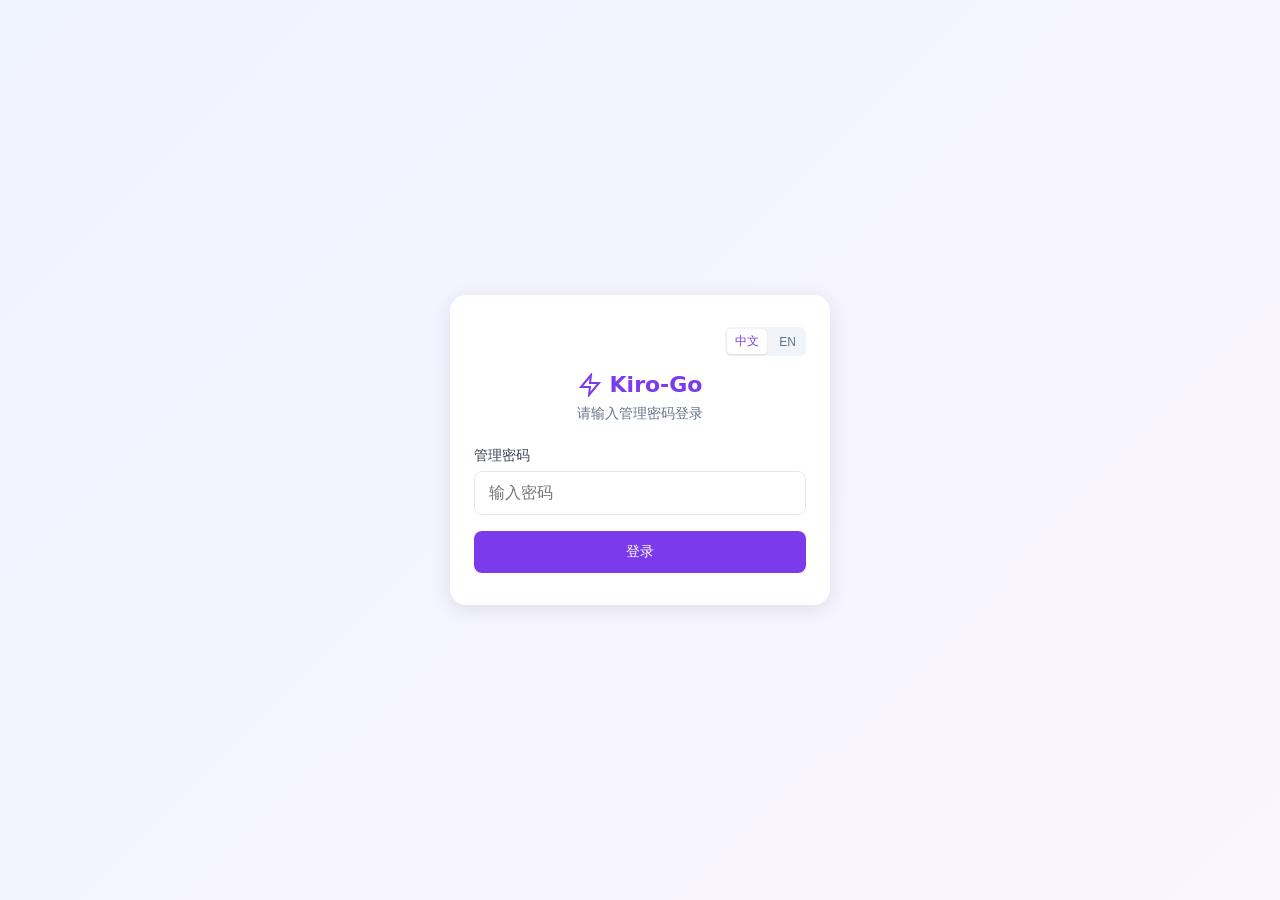
<file: web/index-legacy.html>
<!DOCTYPE html>
<html lang="zh">

<head>
    <meta charset="UTF-8">
    <meta name="viewport" content="width=device-width, initial-scale=1.0, maximum-scale=1.0, user-scalable=no">
    <title>Kiro-Go</title>
    <link rel="icon" type="image/png" href="/admin/icon.png?v=20260724">
    <style>
        * {
            box-sizing: border-box;
            margin: 0;
            padding: 0;
        }

        body {
            font-family: system-ui, -apple-system, sans-serif;
            background: #f8fafc;
            color: #1e293b;
            min-height: 100vh;
            -webkit-tap-highlight-color: transparent;
        }

        .container {
            max-width: 1100px;
            margin: 0 auto;
            padding: 16px;
        }

        .login-wrapper {
            min-height: 100vh;
            display: flex;
            align-items: center;
            justify-content: center;
            background: linear-gradient(135deg, #f0f4ff 0%, #faf5ff 100%);
            padding: 16px;
        }

        .login-box {
            background: #fff;
            padding: 32px 24px;
            border-radius: 16px;
            box-shadow: 0 4px 20px rgba(0, 0, 0, 0.1);
            width: 100%;
            max-width: 380px;
        }

        .login-box h1 {
            text-align: center;
            color: #7c3aed;
            margin-bottom: 8px;
            font-size: 22px;
            justify-content: center;
        }

        .login-box p {
            text-align: center;
            color: #64748b;
            margin-bottom: 24px;
            font-size: 14px;
        }

        .form-group {
            margin-bottom: 16px;
        }

        label {
            display: block;
            margin-bottom: 6px;
            color: #374151;
            font-size: 14px;
            font-weight: 500;
        }

        input[type="text"],
        input[type="password"],
        input[type="number"],
        select,
        textarea {
            width: 100%;
            padding: 12px 14px;
            border: 1px solid #e2e8f0;
            border-radius: 8px;
            font-size: 16px;
            background: #fff;
            color: #1e293b;
            -webkit-appearance: none;
        }

        input:focus,
        textarea:focus {
            outline: none;
            border-color: #7c3aed;
            box-shadow: 0 0 0 3px rgba(124, 58, 237, 0.1);
        }

        textarea {
            resize: vertical;
            min-height: 100px;
            font-family: monospace;
            font-size: 14px;
        }

        .btn {
            padding: 12px 18px;
            border: none;
            border-radius: 8px;
            cursor: pointer;
            font-size: 14px;
            font-weight: 500;
            transition: all 0.2s;
            touch-action: manipulation;
        }

        .btn-primary {
            background: #7c3aed;
            color: white;
        }

        .btn-primary:hover,
        .btn-primary:active {
            background: #6d28d9;
        }

        .btn-danger {
            background: #ef4444;
            color: white;
        }

        .btn-secondary {
            background: #f1f5f9;
            color: #374151;
        }

        .btn-success {
            background: #10B981;
            color: white;
        }

        .btn-sm {
            padding: 8px 12px;
            font-size: 13px;
        }

        .card {
            background: #fff;
            border-radius: 12px;
            padding: 16px;
            margin-bottom: 16px;
            box-shadow: 0 1px 3px rgba(0, 0, 0, 0.1);
        }

        .card-header {
            display: flex;
            justify-content: space-between;
            align-items: center;
            margin-bottom: 16px;
            padding-bottom: 12px;
            border-bottom: 1px solid #e2e8f0;
            flex-wrap: wrap;
            gap: 12px;
        }

        .card-title {
            font-size: 16px;
            font-weight: 600;
        }

        .card-actions {
            display: flex;
            gap: 8px;
            flex-wrap: wrap;
        }

        .stats-grid {
            display: grid;
            grid-template-columns: repeat(3, 1fr);
            gap: 10px;
            margin-bottom: 20px;
        }

        .stat-card {
            background: #fff;
            border-radius: 10px;
            padding: 12px 8px;
            text-align: center;
            box-shadow: 0 1px 3px rgba(0, 0, 0, 0.1);
        }

        .stat-value {
            font-size: 20px;
            font-weight: 700;
            color: #7c3aed;
        }

        .stat-label {
            font-size: 11px;
            color: #64748b;
            margin-top: 2px;
        }

        .badge {
            display: inline-block;
            padding: 3px 8px;
            border-radius: 4px;
            font-size: 11px;
            font-weight: 500;
            white-space: nowrap;
        }

        .badge-success {
            background: #dcfce7;
            color: #16a34a;
        }

        .badge-warning {
            background: #fef3c7;
            color: #d97706;
        }

        .badge-error {
            background: #fee2e2;
            color: #dc2626;
        }

        .badge-info {
            background: #ede9fe;
            color: #7c3aed;
        }

        .badge-pro {
            background: #3b82f6;
            color: white;
        }

        .badge-proplus {
            background: #8b5cf6;
            color: white;
        }

        .badge-power {
            background: #f59e0b;
            color: white;
        }

        .badge-free {
            background: #6b7280;
            color: white;
        }

        .badge-trial {
            background: #10b981;
            color: white;
        }

        .badge-banned {
            background: #dc2626;
            color: white;
        }

        .badge-suspended {
            background: #f59e0b;
            color: white;
        }

        .modal {
            display: none;
            position: fixed;
            top: 0;
            left: 0;
            width: 100%;
            height: 100%;
            background: rgba(0, 0, 0, 0.5);
            z-index: 1000;
            padding: 16px;
            overflow-y: auto;
        }

        .modal.active {
            display: flex;
            align-items: flex-start;
            justify-content: center;
            padding-top: 5vh;
        }

        .modal-content {
            background: #fff;
            border-radius: 12px;
            padding: 20px;
            width: 100%;
            max-width: 600px;
            margin-bottom: 20px;
        }

        .modal-header {
            display: flex;
            justify-content: space-between;
            align-items: center;
            margin-bottom: 20px;
        }

        .modal-title {
            font-size: 18px;
            font-weight: 600;
        }

        .modal-close {
            background: none;
            border: none;
            font-size: 28px;
            cursor: pointer;
            color: #64748b;
            padding: 0 8px;
        }

        .modal-footer {
            margin-top: 20px;
            display: flex;
            gap: 10px;
            justify-content: flex-end;
        }

        .switch {
            position: relative;
            display: inline-block;
            width: 44px;
            height: 24px;
            flex-shrink: 0;
        }

        .switch input {
            opacity: 0;
            width: 0;
            height: 0;
            position: absolute;
        }

        .slider {
            position: absolute;
            cursor: pointer;
            top: 0;
            left: 0;
            right: 0;
            bottom: 0;
            background: #cbd5e1;
            border-radius: 24px;
            transition: 0.3s;
        }

        .slider:before {
            position: absolute;
            content: "";
            height: 18px;
            width: 18px;
            left: 3px;
            bottom: 3px;
            background: white;
            border-radius: 50%;
            transition: 0.3s;
        }

        input:checked+.slider {
            background: #7c3aed;
        }

        input:checked+.slider:before {
            transform: translateX(20px);
        }

        .tabs {
            display: flex;
            gap: 4px;
            margin-bottom: 16px;
            background: #f1f5f9;
            padding: 4px;
            border-radius: 10px;
            overflow-x: auto;
            -webkit-overflow-scrolling: touch;
        }

        .tab {
            padding: 10px 16px;
            border-radius: 8px;
            cursor: pointer;
            color: #64748b;
            font-weight: 500;
            font-size: 14px;
            white-space: nowrap;
            flex-shrink: 0;
        }

        .tab:hover {
            color: #374151;
        }

        .tab.active {
            background: #fff;
            color: #7c3aed;
            box-shadow: 0 1px 3px rgba(0, 0, 0, 0.1);
        }

        .hidden {
            display: none !important;
        }

        .message {
            padding: 12px 16px;
            border-radius: 8px;
            margin-bottom: 12px;
            font-size: 14px;
        }

        .message-error {
            background: #fee2e2;
            color: #dc2626;
        }

        .endpoint {
            background: #f8fafc;
            padding: 12px;
            border-radius: 8px;
            font-family: monospace;
            font-size: 12px;
            margin-bottom: 10px;
            display: flex;
            justify-content: space-between;
            align-items: center;
            gap: 10px;
            word-break: break-all;
        }

        .endpoint span {
            flex: 1;
        }

        .header {
            display: flex;
            align-items: center;
            justify-content: space-between;
            margin-bottom: 16px;
            gap: 12px;
        }

        .header h1 {
            font-size: 18px;
            color: #7c3aed;
        }

        .account-card {
            background: #fff;
            border-radius: 12px;
            padding: 14px;
            margin-bottom: 12px;
            box-shadow: 0 1px 3px rgba(0, 0, 0, 0.1);
            border-left: 4px solid #7c3aed;
        }

        .account-header {
            display: flex;
            justify-content: space-between;
            align-items: flex-start;
            margin-bottom: 10px;
            gap: 10px;
        }

        .account-info {
            flex: 1;
            min-width: 0;
        }

        .account-email {
            font-weight: 600;
            font-size: 14px;
            color: #1e293b;
            word-break: break-all;
        }

        .account-meta {
            display: flex;
            gap: 6px;
            flex-wrap: wrap;
            margin-top: 6px;
        }

        .account-usage {
            margin: 10px 0;
        }

        .usage-bar {
            height: 6px;
            background: #e2e8f0;
            border-radius: 3px;
            overflow: hidden;
        }

        .usage-fill {
            height: 100%;
            background: #7c3aed;
            border-radius: 3px;
            transition: width 0.3s;
        }

        .usage-fill.high {
            background: #f59e0b;
        }

        .usage-fill.critical {
            background: #ef4444;
        }

        .usage-text {
            display: flex;
            justify-content: space-between;
            font-size: 11px;
            color: #64748b;
            margin-top: 4px;
        }

        .usage-label {
            font-size: 12px;
            color: #64748b;
            margin-bottom: 4px;
            font-weight: 500;
        }

        .account-usage+.account-usage {
            margin-top: 8px;
        }

        .badge-trial {
            background: #10b981;
            color: white;
        }

        .account-stats {
            display: grid;
            grid-template-columns: repeat(5, 1fr);
            gap: 6px;
            margin-top: 10px;
            padding-top: 10px;
            border-top: 1px solid #e2e8f0;
        }

        .account-stat {
            text-align: center;
        }

        .account-stat-value {
            font-weight: 600;
            font-size: 13px;
        }

        .account-stat-label {
            font-size: 10px;
            color: #64748b;
        }

        .account-actions {
            display: flex;
            gap: 6px;
            flex-shrink: 0;
            flex-wrap: wrap;
        }

        .detail-section {
            margin-bottom: 20px;
        }

        .detail-section h4 {
            font-size: 13px;
            color: #64748b;
            margin-bottom: 10px;
            text-transform: uppercase;
            letter-spacing: 0.5px;
        }

        .detail-grid {
            display: grid;
            grid-template-columns: 1fr;
            gap: 10px;
        }

        .detail-item {
            background: #f8fafc;
            padding: 10px 12px;
            border-radius: 8px;
        }

        .detail-label {
            font-size: 11px;
            color: #64748b;
            margin-bottom: 2px;
        }

        .detail-value {
            font-size: 13px;
            font-weight: 500;
            word-break: break-all;
        }

        .model-list {
            display: grid;
            gap: 8px;
            max-height: 250px;
            overflow-y: auto;
        }

        .model-item {
            background: #f8fafc;
            padding: 14px 16px;
            border-radius: 8px;
            margin-bottom: 10px;
            transition: background 0.2s ease;
        }

        .model-item:last-child {
            margin-bottom: 0;
        }

        .model-item:hover {
            background: #f1f5f9;
        }

        .model-name {
            font-weight: 600;
            font-size: 14px;
            color: #0f172a;
            line-height: 1.4;
        }

        .model-credit {
            font-size: 13px;
            margin-top: 4px;
        }

        .credit-ratio {
            color: #7c3aed;
            font-weight: 600;
        }

        .model-info {
            font-size: 12px;
            color: #64748b;
            margin-top: 6px;
            line-height: 1.5;
        }

        .btn-icon {
            display: inline-flex;
            align-items: center;
            justify-content: center;
            width: 36px;
            height: 36px;
            padding: 0;
        }

        .btn-icon svg {
            width: 18px;
            height: 18px;
        }

        .loading {
            opacity: 0.6;
            pointer-events: none;
        }

        .logo {
            display: flex;
            align-items: center;
            gap: 8px;
        }

        .logo svg {
            width: 24px;
            height: 24px;
            color: #7c3aed;
        }

        .machine-id-row {
            display: flex;
            gap: 8px;
            align-items: stretch;
            flex-wrap: wrap;
        }

        .machine-id-row input {
            flex: 1;
            min-width: 200px;
            font-family: monospace;
            font-size: 11px;
        }

        .machine-id-row .btn {
            flex-shrink: 0;
        }

        .lang-switch {
            display: flex;
            gap: 4px;
            background: #f1f5f9;
            padding: 2px;
            border-radius: 6px;
        }

        .lang-btn {
            padding: 4px 8px;
            border: none;
            background: transparent;
            cursor: pointer;
            font-size: 12px;
            border-radius: 4px;
            color: #64748b;
        }

        .lang-btn.active {
            background: #fff;
            color: #7c3aed;
            box-shadow: 0 1px 2px rgba(0, 0, 0, 0.1);
        }

        .header-right {
            display: flex;
            align-items: center;
            gap: 10px;
        }

        @media (max-width: 640px) {
            .container {
                padding: 12px;
            }

            .stats-grid {
                grid-template-columns: repeat(3, 1fr);
                gap: 8px;
            }

            .stat-card {
                padding: 10px 6px;
            }

            .stat-value {
                font-size: 18px;
            }

            .stat-label {
                font-size: 10px;
            }

            .card {
                padding: 14px;
            }

            .card-header {
                flex-direction: column;
                align-items: flex-start;
            }

            .card-actions {
                width: 100%;
            }

            .card-actions .btn {
                flex: 1;
                text-align: center;
            }

            .account-header {
                flex-direction: column;
            }

            .account-actions {
                width: 100%;
                justify-content: flex-start;
            }

            .account-actions .btn {
                padding: 8px 10px;
                font-size: 12px;
            }

            .account-stats {
                grid-template-columns: repeat(2, 1fr);
            }

            .detail-grid {
                grid-template-columns: 1fr;
            }

            .tabs {
                gap: 2px;
            }

            .tab {
                padding: 10px 12px;
                font-size: 13px;
            }

            .modal-content {
                padding: 16px;
            }

            .endpoint {
                flex-direction: column;
                align-items: stretch;
            }

            .endpoint .btn {
                width: 100%;
            }

            .machine-id-row {
                flex-direction: column;
            }

            .machine-id-row input {
                min-width: 100%;
            }

            .machine-id-row .btn {
                width: 100%;
            }
        }

        @media (min-width: 641px) {
            .detail-grid {
                grid-template-columns: repeat(2, 1fr);
            }
        }

        /* 隐私模式开关样式 */
        .privacy-toggle {
            white-space: nowrap;
        }

        @media (max-width: 640px) {
            .privacy-toggle {
                order: -1;
                width: 100%;
                justify-content: space-between;
                padding: 8px 0;
                border-bottom: 1px solid #e2e8f0;
                margin-bottom: 8px;
            }

            .privacy-toggle span {
                font-size: 14px;
            }
        }
    </style>
</head>

<body>
    <div id="loginPage" class="login-wrapper">
        <div class="login-box">
            <div style="display:flex;justify-content:flex-end;margin-bottom:16px">
                <div class="lang-switch">
                    <button class="lang-btn" data-lang="zh" onclick="setLang('zh')">中文</button>
                    <button class="lang-btn" data-lang="en" onclick="setLang('en')">EN</button>
                </div>
            </div>
            <h1 class="logo"><svg viewBox="0 0 24 24" fill="none" stroke="currentColor" stroke-width="2">
                    <path d="M13 2L3 14h9l-1 8 10-12h-9l1-8z" />
                </svg>Kiro-Go</h1>
            <p data-i18n="login.subtitle"></p>
            <div class="form-group">
                <label data-i18n="login.password"></label>
                <input type="password" id="pwdField" data-i18n-placeholder="login.passwordPlaceholder"
                    autocomplete="off">
            </div>
            <button type="button" class="btn btn-primary" style="width:100%" onclick="login()"
                data-i18n="login.submit"></button>
            <div id="loginError" class="message message-error hidden" style="margin-top:12px"></div>
        </div>
    </div>
    <div id="mainPage" class="container hidden">
        <div class="header">
            <h1 class="logo"><svg viewBox="0 0 24 24" fill="none" stroke="currentColor" stroke-width="2">
                    <path d="M13 2L3 14h9l-1 8 10-12h-9l1-8z" />
                </svg>Kiro-Go</h1>
            <div class="header-right">
                <div class="lang-switch">
                    <button class="lang-btn" data-lang="zh" onclick="setLang('zh')">中文</button>
                    <button class="lang-btn" data-lang="en" onclick="setLang('en')">EN</button>
                </div>
                <span class="badge badge-success" id="statusBadge" data-i18n="status.running"></span>
                <span class="badge badge-info" id="versionBadge" style="cursor:pointer" onclick="checkUpdate(true)"></span>
                <button class="btn btn-sm btn-danger" onclick="logout()" data-i18n="common.logout" style="padding:4px 12px;font-size:12px"></button>
            </div>
        </div>
        <div class="stats-grid">
            <div class="stat-card">
                <div class="stat-value" id="statAccounts">0</div>
                <div class="stat-label" data-i18n="stats.accounts"></div>
            </div>
            <div class="stat-card">
                <div class="stat-value" id="statRequests">0</div>
                <div class="stat-label" data-i18n="stats.requests"></div>
            </div>
            <div class="stat-card">
                <div class="stat-value" id="statSuccess">0</div>
                <div class="stat-label" data-i18n="stats.success"></div>
            </div>
            <div class="stat-card">
                <div class="stat-value" id="statFailed">0</div>
                <div class="stat-label" data-i18n="stats.failed"></div>
            </div>
            <div class="stat-card">
                <div class="stat-value" id="statTokens">0</div>
                <div class="stat-label">Tokens</div>
            </div>
            <div class="stat-card">
                <div class="stat-value" id="statCredits">0</div>
                <div class="stat-label">Credits</div>
            </div>
        </div>
        <div class="tabs">
            <div class="tab active" data-tab="accounts" data-i18n="tabs.accounts"></div>
            <div class="tab" data-tab="settings" data-i18n="tabs.settings"></div>
            <div class="tab" data-tab="api" data-i18n="tabs.api"></div>
        </div>
        <div id="tabAccounts" class="tab-content">
            <div class="card">
                <div class="card-header">
                    <span class="card-title" data-i18n="accounts.title"></span>
                    <div class="card-actions">
                        <div class="privacy-toggle" style="display:flex;align-items:center;gap:8px;cursor:pointer;user-select:none">
                            <span style="font-size:13px;color:#374151;font-weight:500" data-i18n="privacy.label"></span>
                            <label class="switch" style="margin:0">
                                <input type="checkbox" id="privacyModeToggle" checked onchange="togglePrivacyMode()">
                                <span class="slider"></span>
                            </label>
                        </div>
                        <button class="btn btn-secondary btn-sm" onclick="showExportModal()" data-i18n="accounts.export"></button>
                        <button class="btn btn-secondary btn-sm" onclick="refreshAllModels()" data-i18n="models.refreshAll"></button>
                        <button class="btn btn-primary btn-sm" onclick="showModal('add')" data-i18n="accounts.add"></button>
                    </div>
                </div>
                <div id="accountsToolbar" style="display:flex;gap:8px;align-items:center;padding:0 20px 12px">
                    <label style="display:flex;align-items:center;gap:4px;cursor:pointer;user-select:none;flex-shrink:0"><input type="checkbox" id="selectAllCheckbox" onchange="toggleSelectAll(this.checked)" style="width:15px;height:15px;cursor:pointer"> <span style="font-size:13px;color:#374151" data-i18n="batch.selectAll"></span></label>
                    <div style="height:16px;width:1px;background:#e2e8f0;flex-shrink:0"></div>
                    <div id="batchBar" style="display:none;align-items:center;gap:6px;flex-shrink:0">
                        <span id="batchCount" style="font-size:12px;color:#7c3aed;font-weight:600;white-space:nowrap"></span>
                        <button class="btn btn-sm btn-primary" onclick="batchAction('enable')" style="padding:3px 10px;font-size:12px" data-i18n="batch.enable"></button>
                        <button class="btn btn-sm btn-secondary" onclick="batchAction('disable')" style="padding:3px 10px;font-size:12px" data-i18n="batch.disable"></button>
                        <button class="btn btn-sm btn-secondary" onclick="batchAction('refresh')" style="padding:3px 10px;font-size:12px" data-i18n="batch.refresh"></button>
                        <button class="btn btn-sm btn-secondary" onclick="batchRefreshModels()" style="padding:3px 10px;font-size:12px" data-i18n="batch.refreshModels"></button>
                        <div style="height:16px;width:1px;background:#e2e8f0;flex-shrink:0"></div>
                    </div>
                    <div style="display:flex;gap:6px;align-items:center;margin-left:auto;flex-shrink:0">
                        <input type="text" id="filterSearch" oninput="onFilterChange()" style="width:260px;padding:8px 12px;border:1px solid #e2e8f0;border-radius:6px;font-size:14px;outline:none" data-i18n-placeholder="filter.search">
                        <select id="filterStatusSelect" onchange="onFilterChange()" style="padding:4px 6px;border:1px solid #e2e8f0;border-radius:6px;font-size:12px;background:#fff;cursor:pointer">
                            <option value="all" data-i18n="filter.all"></option>
                            <option value="enabled" data-i18n="filter.enabled"></option>
                            <option value="disabled" data-i18n="filter.disabled"></option>
                            <option value="banned" data-i18n="filter.banned"></option>
                        </select>
                    </div>
                </div>
                <div id="accountsList"></div>
            </div>
        </div>
        <div id="tabSettings" class="tab-content hidden">
            <div class="card">
                <div class="card-header"><span class="card-title" data-i18n="settings.apiSettings"></span></div>
                <div class="form-group">
                    <label style="display:flex;align-items:center;gap:10px">
                        <label class="switch"><input type="checkbox" id="requireApiKey"><span
                                class="slider"></span></label>
                        <span data-i18n="settings.enableApiKey"></span>
                    </label>
                </div>
                <div class="form-group"><label>API Key</label><div style="display:flex;gap:8px;align-items:stretch"><input type="text" id="apiKeyInput" style="flex:1"
                        data-i18n-placeholder="settings.apiKeyPlaceholder"><button class="btn btn-sm btn-secondary" onclick="generateApiKey()" data-i18n="settings.generateApiKey"></button></div></div>
                <button class="btn btn-primary" onclick="saveSettings()" data-i18n="common.save"></button>
            </div>
            <div class="card">
                <div class="card-header"><span class="card-title" data-i18n="settings.usageSettings"></span></div>
                <div class="form-group">
                    <label style="display:flex;align-items:center;gap:10px">
                        <label class="switch"><input type="checkbox" id="allowOverUsage"><span
                                class="slider"></span></label>
                        <span data-i18n="settings.allowOverUsage"></span>
                    </label>
                    <small style="color:#64748b;font-size:12px;margin-top:4px;display:block"
                        data-i18n="settings.allowOverUsageHint"></small>
                </div>
                <button class="btn btn-primary" onclick="saveOverUsageConfig()" data-i18n="common.save"></button>
            </div>
            <div class="card">
                <div class="card-header"><span class="card-title" data-i18n="settings.thinkingSettings"></span></div>
                <div class="form-group">
                    <label data-i18n="settings.thinkingSuffix"></label>
                    <input type="text" id="thinkingSuffix" placeholder="-thinking">
                    <small style="color:#64748b;font-size:12px;margin-top:4px;display:block"
                        data-i18n="settings.thinkingSuffixHint"></small>
                </div>
                <div class="form-group">
                    <label data-i18n="settings.openaiFormat"></label>
                    <select id="openaiThinkingFormat">
                        <option value="reasoning_content">reasoning_content (DeepSeek)</option>
                        <option value="thinking">&lt;thinking&gt; (Claude)</option>
                        <option value="think">&lt;think&gt; (OpenAI)</option>
                    </select>
                </div>
                <div class="form-group">
                    <label data-i18n="settings.claudeFormat"></label>
                    <select id="claudeThinkingFormat">
                        <option value="thinking">&lt;thinking&gt; (Claude)</option>
                        <option value="think">&lt;think&gt; (OpenAI)</option>
                        <option value="reasoning_content" data-i18n="settings.noTag"></option>
                    </select>
                </div>
                <button class="btn btn-primary" onclick="saveThinkingConfig()"
                    data-i18n="settings.saveThinking"></button>
            </div>
            <div class="card">
                <div class="card-header"><span class="card-title" data-i18n="settings.endpointSettings"></span></div>
                <div class="form-group">
                    <label data-i18n="settings.preferredEndpoint"></label>
                    <select id="preferredEndpoint">
                        <option value="auto" data-i18n="settings.endpointAuto"></option>
                        <option value="kiro">Kiro IDE</option>
                        <option value="codewhisperer">CodeWhisperer</option>
                        <option value="amazonq">AmazonQ</option>
                    </select>
                    <small style="color:#64748b;font-size:12px;margin-top:4px;display:block"
                        data-i18n="settings.endpointHint"></small>
                </div>
                <div class="form-group">
                    <label style="display:flex;align-items:center;gap:8px;cursor:pointer">
                        <input type="checkbox" id="endpointFallback" checked>
                        <span data-i18n="settings.endpointFallback"></span>
                    </label>
                    <small style="color:#64748b;font-size:12px;margin-top:4px;display:block"
                        data-i18n="settings.endpointFallbackHint"></small>
                </div>
                <button class="btn btn-primary" onclick="saveEndpointConfig()"
                    data-i18n="settings.saveEndpoint"></button>
            </div>
            <div class="card">
                <div class="card-header"><span class="card-title" data-i18n="settings.adminPassword"></span></div>
                <div class="form-group"><label data-i18n="settings.newPassword"></label><input type="password"
                        id="newPassword" data-i18n-placeholder="settings.newPasswordPlaceholder"></div>
                <button class="btn btn-primary" onclick="changePassword()" data-i18n="settings.changePassword"></button>
            </div>
            <div class="card">
                <div class="card-header"><span class="card-title" data-i18n="settings.proxySettings"></span></div>
                <div class="form-group">
                    <label data-i18n="settings.proxyType"></label>
                    <select id="proxyType" onchange="onProxyTypeChange()">
                        <option value="none" data-i18n="settings.proxyNone"></option>
                        <option value="socks5">SOCKS5</option>
                        <option value="http">HTTP</option>
                    </select>
                </div>
                <div id="proxyFields" style="display:none">
                    <div class="form-group">
                        <label data-i18n="settings.proxyHost"></label>
                        <div style="display:flex;gap:8px;align-items:stretch">
                            <input type="text" id="proxyHost" style="flex:1" placeholder="127.0.0.1">
                            <input type="number" id="proxyPort" style="width:90px" placeholder="1080" min="1" max="65535">
                        </div>
                    </div>
                    <div class="form-group">
                        <label data-i18n="settings.proxyAuth"></label>
                        <div style="display:flex;gap:8px">
                            <input type="text" id="proxyUsername" style="flex:1" data-i18n-placeholder="settings.proxyUsername" autocomplete="off">
                            <input type="password" id="proxyPassword" style="flex:1" data-i18n-placeholder="settings.proxyPassword" autocomplete="new-password">
                        </div>
                    </div>
                </div>
                <button class="btn btn-primary" onclick="saveProxyConfig()" data-i18n="settings.saveProxy"></button>
            </div>
            <div class="card">
                <div class="card-header"><span class="card-title" data-i18n="settings.promptFilter"></span></div>
                <div class="form-group">
                    <label style="font-weight:600;margin-bottom:12px;display:block" data-i18n="settings.builtinFilters"></label>
                    <div style="display:flex;flex-direction:column;gap:12px">
                        <div>
                            <label style="display:flex;align-items:center;gap:10px">
                                <label class="switch"><input type="checkbox" id="filterClaudeCode"><span class="slider"></span></label>
                                <span data-i18n="settings.filterClaudeCode"></span>
                            </label>
                            <small style="color:#64748b;font-size:12px;margin-top:4px;display:block;margin-left:54px" data-i18n="settings.filterClaudeCodeHint"></small>
                        </div>
                        <div>
                            <label style="display:flex;align-items:center;gap:10px">
                                <label class="switch"><input type="checkbox" id="filterEnvNoise"><span class="slider"></span></label>
                                <span data-i18n="settings.filterEnvNoise"></span>
                            </label>
                            <small style="color:#64748b;font-size:12px;margin-top:4px;display:block;margin-left:54px" data-i18n="settings.filterEnvNoiseHint"></small>
                        </div>
                        <div>
                            <label style="display:flex;align-items:center;gap:10px">
                                <label class="switch"><input type="checkbox" id="filterStripBoundaries"><span class="slider"></span></label>
                                <span data-i18n="settings.filterStripBoundaries"></span>
                            </label>
                            <small style="color:#64748b;font-size:12px;margin-top:4px;display:block;margin-left:54px" data-i18n="settings.filterStripBoundariesHint"></small>
                        </div>
                    </div>
                </div>
                <div class="form-group" style="margin-top:16px">
                    <label style="font-weight:600;margin-bottom:8px;display:block" data-i18n="settings.customRules"></label>
                    <div id="promptFilterRules" style="margin-bottom:8px"></div>
                    <div style="display:flex;gap:8px;flex-wrap:wrap">
                        <button class="btn btn-sm btn-secondary" onclick="addPromptRule('regex')" data-i18n="promptFilter.addRegex"></button>
                        <button class="btn btn-sm btn-secondary" onclick="addPromptRule('lines-containing')" data-i18n="promptFilter.addContains"></button>
                    </div>
                </div>
                <button class="btn btn-primary" onclick="savePromptFilter()" data-i18n="settings.savePromptFilter"></button>
            </div>
            <div class="card">
                <div class="card-header"><span class="card-title" data-i18n="settings.statistics"></span></div>
                <button class="btn btn-danger" onclick="resetStats()" data-i18n="settings.resetStats"></button>
            </div>
        </div>
        <div id="tabApi" class="tab-content hidden">
            <div class="card">
                <div class="card-header"><span class="card-title" data-i18n="api.endpoints"></span></div>
                <p style="margin-bottom:10px;font-weight:500;font-size:14px">Claude API</p>
                <div class="endpoint"><span id="claudeEndpoint"></span><button class="btn btn-sm btn-secondary"
                        onclick="copy('claudeEndpoint')" data-i18n="common.copy"></button></div>
                <p style="margin:14px 0 10px;font-weight:500;font-size:14px">OpenAI API</p>
                <div class="endpoint"><span id="openaiEndpoint"></span><button class="btn btn-sm btn-secondary"
                        onclick="copy('openaiEndpoint')" data-i18n="common.copy"></button></div>
                <p style="margin:14px 0 10px;font-weight:500;font-size:14px" data-i18n="api.modelList"></p>
                <div class="endpoint"><span id="modelsEndpoint"></span><button class="btn btn-sm btn-secondary"
                        onclick="copy('modelsEndpoint')" data-i18n="common.copy"></button></div>
                <p style="margin:14px 0 10px;font-weight:500;font-size:14px" data-i18n="api.stats"></p>
                <div class="endpoint"><span id="statsEndpoint"></span><button class="btn btn-sm btn-secondary"
                        onclick="copy('statsEndpoint')" data-i18n="common.copy"></button></div>
                <p style="font-size:12px;color:#64748b;margin-top:4px" data-i18n="api.statsHint"></p>
            </div>
        </div>
    </div>
    <div id="addModal" class="modal">
        <div class="modal-content">
            <div class="modal-header"><span class="modal-title" id="modalTitle"></span><button class="modal-close"
                    onclick="closeModal()">&times;</button></div>
            <div id="modalBody"></div>
        </div>
    </div>
    <div id="detailModal" class="modal">
        <div class="modal-content">
            <div class="modal-header"><span class="modal-title" data-i18n="detail.title"></span><button
                    class="modal-close" onclick="closeDetailModal()">&times;</button></div>
            <div id="detailBody"></div>
        </div>
    </div>
    <div id="exportModal" class="modal">
        <div class="modal-content">
            <div class="modal-header"><span class="modal-title" data-i18n="export.title"></span><button
                    class="modal-close" onclick="closeExportModal()">&times;</button></div>
            <div id="exportBody"></div>
        </div>
    </div>
    <div id="updateModal" class="modal">
        <div class="modal-content">
            <div class="modal-header"><span class="modal-title" data-i18n="update.title"></span><button
                    class="modal-close" onclick="closeUpdateModal()">&times;</button></div>
            <div id="updateBody"></div>
        </div>
    </div>
    <script>
        const i18n = {
            zh: {
                'login.subtitle': '请输入管理密码登录',
                'login.password': '管理密码',
                'login.passwordPlaceholder': '输入密码',
                'login.submit': '登录',
                'login.error': '密码错误',
                'login.connectError': '连接失败',
                'status.running': '运行中',
                'stats.accounts': '账号',
                'stats.requests': '请求',
                'stats.success': '成功',
                'stats.failed': '失败',
                'tabs.accounts': '账号',
                'tabs.settings': '设置',
                'tabs.api': 'API',
                'accounts.title': '账号列表',
                'accounts.add': '添加账号',
                'accounts.empty': '暂无账号',
                'accounts.refresh': '刷新',
                'accounts.detail': '详情',
                'accounts.enable': '启用',
                'accounts.disable': '禁用',
                'accounts.delete': '删除',
                'accounts.requests': '请求',
                'accounts.tokens': 'Tokens',
                'accounts.credits': 'Credits',
                'accounts.expiry': '到期',
                'accounts.noToken': '无Token',
                'accounts.expired': '已过期',
                'accounts.disabled': '已禁用',
                'accounts.normal': '正常',
                'accounts.enabled': '已启用',
                'accounts.banned': '已封禁',
                'accounts.suspended': '已暂停',
                'accounts.refreshFailed': '刷新失败',
                'accounts.confirmDelete': '确定删除？',
                'accounts.mainQuota': '主配额',
                'accounts.trialQuota': '试用配额',
                'accounts.trial': '试用中',
                'accounts.trialExpired': '已过期',
                'accounts.trialToday': '今天到期',
                'accounts.copyJSON': '复制 JSON',
                'accounts.copyJSONSuccess': 'JSON 已复制到剪贴板',
                'accounts.trialDays': '天后到期',
                'accounts.overage': '超额调用',
                'time.expired': '已过期',
                'time.minutes': '分钟',
                'time.hours': '小时',
                'time.days': '天',
                'settings.apiSettings': 'API 设置',
                'settings.enableApiKey': '启用 API Key 验证',
                'settings.apiKeyPlaceholder': '留空则不验证',
                'settings.generateApiKey': '随机生成',
                'settings.usageSettings': '用量控制',
                'settings.allowOverUsage': '允许超额使用',
                'settings.allowOverUsageHint': '开启后，即使账号额度用尽也会继续使用该账号处理请求，不再因余额不足而报错',
                'settings.overUsageSaved': '超额使用设置已保存',
                'settings.thinkingSettings': 'Thinking 模式设置',
                'settings.thinkingSuffix': '触发后缀',
                'settings.thinkingSuffixHint': '模型名称加此后缀即启用思考模式，如 claude-sonnet-4.5-thinking',
                'settings.openaiFormat': 'OpenAI API 输出格式',
                'settings.claudeFormat': 'Claude API 输出格式',
                'settings.noTag': '直接输出 (无标签)',
                'settings.saveThinking': '保存 Thinking 设置',
                'settings.thinkingSaved': 'Thinking 设置已保存',
                'settings.endpointSettings': 'Kiro 端点设置',
                'settings.preferredEndpoint': '首选端点',
                'settings.endpointAuto': '自动选择',
                'settings.endpointHint': '选择首选端点，自动选择模式下会根据可用性自动选择端点',
                'settings.endpointFallback': '端点不可用时自动切换',
                'settings.endpointFallbackHint': '关闭后，仅使用选定的端点，不会自动切换到其他端点',
                'settings.saveEndpoint': '保存端点设置',
                'settings.endpointSaved': '端点设置已保存',
                'settings.adminPassword': '管理密码',
                'settings.newPassword': '新密码',
                'settings.newPasswordPlaceholder': '输入新密码',
                'settings.changePassword': '修改密码',
                'settings.passwordRequired': '请输入新密码',
                'settings.passwordChanged': '密码已修改',
                'settings.statistics': '统计',
                'settings.resetStats': '重置统计',
                'settings.confirmReset': '确定重置统计？',
                'settings.proxySettings': '出站代理设置',
                'settings.proxyType': '代理类型',
                'settings.proxyNone': '直连（不使用代理）',
                'settings.proxyHost': '地址 / 端口',
                'settings.proxyAuth': '认证（可选）',
                'settings.proxyUsername': '用户名',
                'settings.proxyPassword': '密码',
                'settings.proxyHostRequired': '请填写代理地址和端口',
                'settings.saveProxy': '保存代理设置',
                'settings.proxySaved': '代理设置已保存',
                'settings.promptFilter': 'System Prompt 过滤',
                'settings.builtinFilters': '内置过滤器',
                'settings.filterClaudeCode': '替换 Claude Code CLI 系统提示',
                'settings.filterClaudeCodeHint': '检测到 Claude Code 内置系统提示时，替换为精简的后端提示词，避免泄露大量 CLI 指令到请求体。',
                'settings.filterEnvNoise': '过滤环境噪音行',
                'settings.filterEnvNoiseHint': '移除系统提示中注入的环境变量、Git 状态、最近提交等噪音内容。',
                'settings.filterStripBoundaries': '移除边界标记',
                'settings.filterStripBoundariesHint': '移除 --- SYSTEM PROMPT --- / --- END SYSTEM PROMPT --- 等边界标记行。',
                'settings.savePromptFilter': '保存过滤设置',
                'settings.promptFilterSaved': '过滤设置已保存',
                'settings.customRules': '自定义过滤规则',
                'api.endpoints': 'API 端点',
                'api.modelList': '模型列表',
                'api.stats': '统计数据',
                'api.statsHint': '需要在请求头中携带 API Key 鉴权（Authorization: Bearer sk-xxx），未启用 API Key 验证时无需鉴权',
                'detail.title': '账号详情',
                'detail.basicInfo': '基本信息',
                'detail.email': '邮箱',
                'detail.userId': '用户ID',
                'detail.authMethod': '认证方式',
                'detail.region': 'Region',
                'detail.machineId': '机器码',
                'detail.generate': '生成',
                'detail.subscription': '订阅信息',
                'detail.subscriptionType': '订阅类型',
                'detail.tokenExpiry': 'Token到期',
                'detail.usage': '用量',
                'detail.mainQuota': '主配额',
                'detail.trialQuota': '试用配额',
                'detail.trialStatus': '试用状态',
                'detail.trialExpiry': '试用到期',
                'detail.resetDate': '重置日期',
                'detail.statistics': '统计',
                'detail.requestCount': '请求数',
                'detail.errorCount': '错误数',
                'detail.totalTokens': '总Tokens',
                'detail.totalCredits': '总Credits',
                'detail.models': '可用模型',
                'detail.loadModels': '加载',
                'detail.refreshModelCache': '刷新路由缓存',
                'detail.loading': '加载中...',
                'detail.noModels': '无可用模型',
                'detail.loadFailed': '加载失败',
                'detail.machineIdError': '机器码格式错误',
                'detail.saved': '已保存',
                'detail.saveFailed': '保存失败',
                'detail.generateFailed': '生成失败',
                'modal.addAccount': '添加账号',
                'modal.builderIdTitle': 'AWS Builder ID',
                'modal.builderIdDesc': '通过 AWS Builder ID 授权登录添加个人账号',
                'modal.iamTitle': 'IAM Identity Center (企业 SSO) 登录',
                'modal.iamDesc': '通过 IAM Identity Center (企业 SSO) 授权添加企业账号',
                'modal.microsoftTitle': 'Microsoft Enterprise SSO 登录',
                'modal.microsoftDesc': '通过 Microsoft Entra ID 企业账号授权登录 Kiro',
                'microsoft.instructions': '登录流程与 IAM 企业 SSO 一致：打开登录页；浏览器跳转到 localhost 失败后，复制地址栏中的完整回调 URL 并粘贴到下方。此手动流程不会启动 3128 端口监听；另一个 Kiro Hosted SSO 流程可能使用该端口。',
                'microsoft.loginUrl': '登录地址',
                'microsoft.callbackUrl': '回调 URL',
                'microsoft.callbackPlaceholder': 'http://localhost:3128/...（请粘贴完整地址）',
                'microsoft.start': '开始登录',
                'microsoft.continue': '继续登录',
                'microsoft.callbackRequired': '请先粘贴完整的回调 URL',
                'microsoft.kiroPrompt': '完成 Kiro 登录后，复制浏览器地址栏中的完整 localhost 回调 URL。',
                'microsoft.providerPrompt': '继续完成 Microsoft 登录，再复制新的完整 localhost 回调 URL。',
                'microsoft.selectProfile': '选择 Kiro Profile',
                'microsoft.profileHint': '该 Microsoft 账号关联了多个 Kiro Profile，请选择要添加的一个。',
                'microsoft.confirmProfile': '确认添加',
                'microsoft.success': 'Microsoft Enterprise SSO 登录成功',
                'modal.ssoTitle': 'SSO Token',
                'modal.ssoDesc': '通过浏览器 x-amz-sso_authn Token 添加账号',
                'modal.localTitle': 'Kiro 本地缓存',
                'modal.localDesc': '通过 Kiro IDE 本地缓存文件添加账号',
                'modal.credentialsTitle': '凭证 JSON',
                'modal.credentialsDesc': '通过 Kiro Account Manager 导出的凭证添加账号',
                'modal.cookieTitle': 'Kiro 网页 Cookie',
                'modal.cookieDesc': '通过从 Kiro 网页 Cookie 中获取的 RefreshToken 添加账号',
                'cookie.howToGet': '如何获取 RefreshToken？',
                'cookie.step1': '打开浏览器，访问并登录',
                'cookie.step2': '在页面空白处右键 → 检查 → Application → Cookies → https://app.kiro.dev',
                'cookie.step3': '在列表中找到 <b>RefreshToken</b>，双击其 Value 列并复制',
                'cookie.refreshToken': 'RefreshToken',
                'cookie.provider': '登录方式',
                'cookie.github': 'GitHub',
                'cookie.google': 'Google',
                'cookie.refreshTokenPlaceholder': '粘贴 RefreshToken Cookie 的值',
                'cookie.refreshTokenMissing': '请填写 RefreshToken',
                'cookie.importSuccess': '账号添加成功',
                'cookie.link': 'https://app.kiro.dev/account/usage',
                'builderid.startLogin': '开始登录',
                'builderid.verifyCode': '请在浏览器中输入上方验证码',
                'builderid.verifyUrl': '验证链接',
                'builderid.open': '打开',
                'builderid.waiting': '等待授权中...',
                'builderid.success': '登录成功',
                'iam.startUrl': 'Start URL',
                'iam.loginUrl': '登录链接',
                'iam.completeLogin': '请在浏览器中完成登录，然后粘贴回调 URL',
                'iam.callbackUrl': '回调 URL',
                'iam.complete': '完成登录',
                'sso.howToGet': '如何获取 Token?',
                'sso.step1': '在浏览器中访问并登录',
                'sso.step2': '按 F12 打开开发者工具 → Application → Cookies',
                'sso.step3': '找到并复制',
                'sso.tokenLabel': 'x-amz-sso_authn',
                'sso.tokenHint': '*支持批量导入，每行一个 Token',
                'sso.tokenPlaceholder': '粘贴 x-amz-sso_authn 值',
                'sso.importSuccess': '成功添加 {0} 个账号',
                'sso.importPartial': '，{0} 个失败',
                'local.fileLocation': '文件位置',
                'local.loginChannel': '登录渠道',
                'local.tokenFile': 'kiro-auth-token.json',
                'local.tokenRequired': '*必填',
                'local.clientFile': '{hash}.json',
                'local.clientRequired': '*IdC 登录必填',
                'local.pasteOrUpload': '粘贴文件内容或上传文件',
                'local.upload': '上传',
                'local.tokenMissing': '请提供 kiro-auth-token.json 内容',
                'local.tokenInvalid': 'kiro-auth-token.json 格式错误',
                'local.refreshTokenMissing': '缺少 refreshToken',
                'local.clientMissing': 'IdC 登录需要提供 {hash}.json 内容',
                'local.clientInvalid': '{hash}.json 格式错误',
                'local.clientSecretMissing': '缺少 clientId 或 clientSecret',
                'local.importSuccess': '导入成功',
                'credentials.label': '凭证 JSON',
                'credentials.authMethod': '认证方式',
                'credentials.authHint': '*影响 Token 刷新方式',
                'credentials.social': 'Social (AWS Builder ID / Google / GitHub)',
                'credentials.idc': 'IAM Identity Center (企业 SSO)',
                'credentials.jsonError': 'JSON 格式错误',
                'credentials.batchHint': '支持单个对象、JSON 数组或 Kiro Account Manager 导出格式批量导入。必填: refreshToken。可选: provider (BuilderId/Enterprise/Github/Google), clientId, clientSecret',
                'common.save': '保存设置',
                'common.saved': '保存',
                'common.copy': '复制',
                'common.copied': '已复制',
                'common.cancel': '取消',
                'common.back': '返回',
                'common.add': '添加',
                'common.failed': '失败',
                'common.saveFailed': '保存失败',
                'common.logout': '退出登录',
                'accounts.export': '导出',
                'models.refreshAll': '刷新模型缓存',
                'models.confirmRefreshAll': '确定为所有已启用账号刷新模型缓存？',
                'models.refreshAllDone': '模型缓存刷新完成，共缓存 {0} 个模型',
                'export.title': '导出账号',
                'export.selectAll': '全选',
                'export.deselectAll': '取消全选',
                'export.selected': '已选 {0} 个',
                'export.downloadJson': '下载 JSON',
                'export.showJson': '显示 JSON',
                'export.copyJson': '复制 JSON',
                'export.copied': '已复制到剪贴板',
                'export.noSelection': '请至少选择一个账号',
                'update.title': '版本更新',
                'update.current': '当前版本',
                'update.latest': '最新版本',
                'update.newVersion': '发现新版本',
                'update.upToDate': '已是最新版本',
                'update.checkFailed': '检查更新失败',
                'update.goDownload': '前往下载',
                'update.changelog': '更新内容',
                'privacy.label': '隐私模式',
                'privacy.tooltip': '开启后邮箱将脱敏显示',
                'batch.enable': '批量启用',
                'batch.disable': '批量禁用',
                'batch.refresh': '批量刷新',
                'batch.refreshModels': '批量刷新模型',
                'batch.selected': '已选 {0} 个',
                'batch.selectAll': '全选',
                'batch.confirmEnable': '确定批量启用 {0} 个账号？',
                'batch.confirmDisable': '确定批量禁用 {0} 个账号？',
                'batch.confirmRefresh': '确定批量刷新 {0} 个账号？',
                'batch.refreshResult': '刷新完成：成功 {0}，失败 {1}',
                'batch.confirmRefreshModels': '确定为已选 {0} 个账号刷新模型缓存？',
                'batch.refreshModelsResult': '模型缓存刷新完成：成功 {0}，失败 {1}',
                'batch.done': '操作完成',
                'filter.search': '搜索邮箱/昵称...',
                'filter.all': '全部',
                'filter.enabled': '已启用',
                'filter.disabled': '已禁用',
                'filter.banned': '已封禁',
                'accounts.weight': '权重',
                'detail.weight': '请求权重',
                'detail.weightHint': '0-1=普通, 2+=高优先级',
                'detail.overage': '超额调用设置',
                'detail.allowOverage': '配额耗尽后继续调用',
                'detail.overageHint': '超额后调用频率权重（1~10），值越大频率越高',
                'detail.proxyURL': '独立代理',
                'detail.proxyHint': '留空则使用全局代理，格式: socks5://host:port 或 http://host:port',
                'detail.proxySaved': '代理已保存',
                'accounts.test': '测试',
                'accounts.testing': '测试中...',
                'accounts.testSuccess': '测试成功',
                'accounts.testFailed': '测试失败',
                'accounts.selectModel': '选择测试模型',
                'detail.save': '保存',
                'detail.overageWeight': '超额调用权重',
                'accounts.testLog.title': '测试日志',
                'accounts.testLog.clear': '清空',
                'accounts.testLog.hide': '隐藏',
                'accounts.testLog.globalProxy': '全局代理',
                'accounts.testLog.start': '开始测试 {0} | 模型: {1} | 代理: {2}',
                'accounts.testLog.success': '✓ {0} 成功 ({1}s) 回复: {2}',
                'accounts.testLog.failed': '✗ {0} 失败 ({1}s): {2}',
                'accounts.testLog.error': '✗ {0} 异常: {1}',
                'promptFilter.noRules': '暂无自定义规则',
                'promptFilter.unnamed': '未命名',
                'promptFilter.typeRegex': '正则替换',
                'promptFilter.typeContains': '行级过滤',
                'promptFilter.match': '匹配',
                'promptFilter.replace': '替换为（留空则删除）',
                'promptFilter.emptyRemove': '留空则删除匹配内容',
                'promptFilter.addRegex': '+ 正则替换规则',
                'promptFilter.addContains': '+ 行级过滤规则'
            },
            en: {
                'login.subtitle': 'Enter admin password to login',
                'login.password': 'Admin Password',
                'login.passwordPlaceholder': 'Enter password',
                'login.submit': 'Login',
                'login.error': 'Wrong password',
                'login.connectError': 'Connection failed',
                'status.running': 'Running',
                'stats.accounts': 'Accounts',
                'stats.requests': 'Requests',
                'stats.success': 'Success',
                'stats.failed': 'Failed',
                'tabs.accounts': 'Accounts',
                'tabs.settings': 'Settings',
                'tabs.api': 'API',
                'accounts.title': 'Account List',
                'accounts.add': 'Add Account',
                'accounts.empty': 'No accounts',
                'accounts.refresh': 'Refresh',
                'accounts.detail': 'Details',
                'accounts.enable': 'Enable',
                'accounts.disable': 'Disable',
                'accounts.delete': 'Delete',
                'accounts.requests': 'Requests',
                'accounts.tokens': 'Tokens',
                'accounts.credits': 'Credits',
                'accounts.expiry': 'Expiry',
                'accounts.noToken': 'No Token',
                'accounts.expired': 'Expired',
                'accounts.disabled': 'Disabled',
                'accounts.normal': 'Active',
                'accounts.enabled': 'Enabled',
                'accounts.banned': 'Banned',
                'accounts.suspended': 'Suspended',
                'accounts.refreshFailed': 'Refresh failed',
                'accounts.confirmDelete': 'Confirm delete?',
                'accounts.copyJSON': 'Copy JSON',
                'accounts.copyJSONSuccess': 'JSON copied to clipboard',
                'accounts.overage': 'Overage',
                'time.expired': 'Expired',
                'time.minutes': 'min',
                'time.hours': 'hr',
                'time.days': 'd',
                'settings.apiSettings': 'API Settings',
                'settings.enableApiKey': 'Enable API Key Verification',
                'settings.apiKeyPlaceholder': 'Leave empty to disable',
                'settings.generateApiKey': 'Generate',
                'settings.usageSettings': 'Usage Control',
                'settings.allowOverUsage': 'Allow Over-Usage',
                'settings.allowOverUsageHint': 'When enabled, accounts will continue to serve requests even after their quota is exhausted',
                'settings.overUsageSaved': 'Over-usage settings saved',
                'settings.thinkingSettings': 'Thinking Mode Settings',
                'settings.thinkingSuffix': 'Trigger Suffix',
                'settings.thinkingSuffixHint': 'Add this suffix to model name to enable thinking mode, e.g. claude-sonnet-4.5-thinking',
                'settings.openaiFormat': 'OpenAI API Output Format',
                'settings.claudeFormat': 'Claude API Output Format',
                'settings.noTag': 'Direct output (no tag)',
                'settings.saveThinking': 'Save Thinking Settings',
                'settings.thinkingSaved': 'Thinking settings saved',
                'settings.endpointSettings': 'Kiro Endpoint Settings',
                'settings.preferredEndpoint': 'Preferred Endpoint',
                'settings.endpointAuto': 'Auto',
                'settings.endpointHint': 'Select preferred endpoint. In auto-select mode, the endpoint is automatically selected based on availability.',
                'settings.endpointFallback': 'Fallback to other endpoints',
                'settings.endpointFallbackHint': 'When disabled, only the selected endpoint is used without automatic fallback',
                'settings.saveEndpoint': 'Save Endpoint Settings',
                'settings.endpointSaved': 'Endpoint settings saved',
                'settings.adminPassword': 'Admin Password',
                'settings.newPassword': 'New Password',
                'settings.newPasswordPlaceholder': 'Enter new password',
                'settings.changePassword': 'Change Password',
                'settings.passwordRequired': 'Please enter new password',
                'settings.passwordChanged': 'Password changed',
                'settings.statistics': 'Statistics',
                'settings.resetStats': 'Reset Statistics',
                'settings.confirmReset': 'Confirm reset statistics?',
                'settings.proxySettings': 'Outbound Proxy Settings',
                'settings.proxyType': 'Proxy Type',
                'settings.proxyNone': 'Direct (no proxy)',
                'settings.proxyHost': 'Host / Port',
                'settings.proxyAuth': 'Authentication (optional)',
                'settings.proxyUsername': 'Username',
                'settings.proxyPassword': 'Password',
                'settings.proxyHostRequired': 'Please enter proxy host and port',
                'settings.saveProxy': 'Save Proxy Settings',
                'settings.proxySaved': 'Proxy settings saved',
                'settings.promptFilter': 'System Prompt Filter',
                'settings.builtinFilters': 'Built-in Filters',
                'settings.filterClaudeCode': 'Replace Claude Code CLI system prompts',
                'settings.filterClaudeCodeHint': 'Detects Claude Code built-in system prompts and replaces them with a compact backend prompt.',
                'settings.filterEnvNoise': 'Strip environment noise lines',
                'settings.filterEnvNoiseHint': 'Removes injected env vars, git status, recent commits and similar noise from system prompts.',
                'settings.filterStripBoundaries': 'Remove boundary markers',
                'settings.filterStripBoundariesHint': 'Strips --- SYSTEM PROMPT --- / --- END SYSTEM PROMPT --- marker lines.',
                'settings.savePromptFilter': 'Save Filter Settings',
                'settings.promptFilterSaved': 'Filter settings saved',
                'settings.customRules': 'Custom Filter Rules',
                'api.endpoints': 'API Endpoints',
                'api.modelList': 'Model List',
                'api.stats': 'Statistics',
                'api.statsHint': 'Requires API Key in header (Authorization: Bearer sk-xxx). No auth needed if API Key verification is disabled.',
                'detail.title': 'Account Details',
                'detail.basicInfo': 'Basic Info',
                'detail.email': 'Email',
                'detail.userId': 'User ID',
                'detail.authMethod': 'Auth Method',
                'detail.region': 'Region',
                'detail.machineId': 'Machine ID',
                'detail.generate': 'Generate',
                'detail.subscription': 'Subscription',
                'detail.subscriptionType': 'Type',
                'detail.tokenExpiry': 'Token Expiry',
                'detail.usage': 'Usage',
                'detail.resetDate': 'Reset Date',
                'detail.statistics': 'Statistics',
                'detail.requestCount': 'Requests',
                'detail.errorCount': 'Errors',
                'detail.totalTokens': 'Total Tokens',
                'detail.totalCredits': 'Total Credits',
                'detail.models': 'Available Models',
                'detail.loadModels': 'Load',
                'detail.refreshModelCache': 'Refresh Route Cache',
                'detail.loading': 'Loading...',
                'detail.noModels': 'No models available',
                'detail.loadFailed': 'Load failed',
                'detail.machineIdError': 'Invalid machine ID format',
                'detail.saved': 'Saved',
                'detail.saveFailed': 'Save failed',
                'detail.generateFailed': 'Generate failed',
                'modal.addAccount': 'Add Account',
                'modal.builderIdTitle': 'AWS Builder ID',
                'modal.builderIdDesc': 'Add personal account via AWS Builder ID authorization',
                'modal.iamTitle': 'IAM Identity Center (Enterprise SSO)',
                'modal.iamDesc': 'Add enterprise account via IAM Identity Center SSO',
                'modal.microsoftTitle': 'Microsoft Enterprise SSO',
                'modal.microsoftDesc': 'Authorize a Kiro enterprise account with Microsoft Entra ID',
                'microsoft.instructions': 'This follows the IAM Enterprise SSO interaction: open the sign-in page; when the browser cannot reach localhost, copy the complete callback URL from the address bar and paste it below. This manual flow does not start a port 3128 listener; the separate Kiro Hosted SSO flow may use that port.',
                'microsoft.loginUrl': 'Sign-in URL',
                'microsoft.callbackUrl': 'Callback URL',
                'microsoft.callbackPlaceholder': 'http://localhost:3128/... (paste the complete URL)',
                'microsoft.start': 'Start sign-in',
                'microsoft.continue': 'Continue',
                'microsoft.callbackRequired': 'Paste the complete callback URL first',
                'microsoft.kiroPrompt': 'After Kiro sign-in, copy the complete localhost callback URL from the browser address bar.',
                'microsoft.providerPrompt': 'Complete Microsoft sign-in, then copy the new complete localhost callback URL.',
                'microsoft.selectProfile': 'Select Kiro Profile',
                'microsoft.profileHint': 'This Microsoft account has multiple Kiro profiles. Select the one to add.',
                'microsoft.confirmProfile': 'Add selected profile',
                'microsoft.success': 'Microsoft Enterprise SSO sign-in succeeded',
                'modal.ssoTitle': 'SSO Token',
                'modal.ssoDesc': 'Add account via browser x-amz-sso_authn token',
                'modal.localTitle': 'Kiro Local Cache',
                'modal.localDesc': 'Add account via Kiro IDE local cache files',
                'modal.credentialsTitle': 'Credentials JSON',
                'modal.credentialsDesc': 'Add account via Kiro Account Manager exported credentials',
                'modal.cookieTitle': 'Kiro Web Cookie',
                'modal.cookieDesc': 'Add account via RefreshToken obtained from Kiro Web Cookie',
                'cookie.howToGet': 'How to get the RefreshToken?',
                'cookie.step1': 'Open your browser and sign in at',
                'cookie.step2': 'Right-click on blank area → Inspect → Application → Cookies → https://app.kiro.dev',
                'cookie.step3': 'Find <b>RefreshToken</b> in the list, double-click its Value and copy it',
                'cookie.refreshToken': 'RefreshToken',
                'cookie.provider': 'Login Provider',
                'cookie.github': 'GitHub',
                'cookie.google': 'Google',
                'cookie.refreshTokenPlaceholder': 'Paste the RefreshToken cookie value here',
                'cookie.refreshTokenMissing': 'RefreshToken is required',
                'cookie.importSuccess': 'Account added successfully',
                'cookie.link': 'https://app.kiro.dev/account/usage',
                'builderid.startLogin': 'Start Login',
                'builderid.verifyCode': 'Enter the code above in your browser',
                'builderid.verifyUrl': 'Verification URL',
                'builderid.open': 'Open',
                'builderid.waiting': 'Waiting for authorization...',
                'builderid.success': 'Login successful',
                'iam.startUrl': 'Start URL',
                'iam.loginUrl': 'Login URL',
                'iam.completeLogin': 'Complete login in browser, then paste callback URL',
                'iam.callbackUrl': 'Callback URL',
                'iam.complete': 'Complete Login',
                'sso.howToGet': 'How to get Token?',
                'sso.step1': 'Visit and login to',
                'sso.step2': 'Press F12 to open DevTools → Application → Cookies',
                'sso.step3': 'Find and copy',
                'sso.tokenLabel': 'x-amz-sso_authn',
                'sso.tokenHint': '*Supports batch import, one token per line',
                'sso.tokenPlaceholder': 'Paste x-amz-sso_authn value',
                'sso.importSuccess': 'Successfully added {0} accounts',
                'sso.importPartial': ', {0} failed',
                'local.fileLocation': 'File Location',
                'local.loginChannel': 'Login Channel',
                'local.tokenFile': 'kiro-auth-token.json',
                'local.tokenRequired': '*Required',
                'local.clientFile': '{hash}.json',
                'local.clientRequired': '*Required for IdC login',
                'local.pasteOrUpload': 'Paste content or upload file',
                'local.upload': 'Upload',
                'local.tokenMissing': 'Please provide kiro-auth-token.json content',
                'local.tokenInvalid': 'Invalid kiro-auth-token.json format',
                'local.refreshTokenMissing': 'Missing refreshToken',
                'local.clientMissing': 'IdC login requires {hash}.json content',
                'local.clientInvalid': 'Invalid {hash}.json format',
                'local.clientSecretMissing': 'Missing clientId or clientSecret',
                'local.importSuccess': 'Import successful',
                'credentials.label': 'Credentials JSON',
                'credentials.authMethod': 'Auth Method',
                'credentials.authHint': '*Affects token refresh method',
                'credentials.social': 'Social (AWS Builder ID / Google / GitHub)',
                'credentials.idc': 'IAM Identity Center (Enterprise SSO)',
                'credentials.jsonError': 'Invalid JSON format',
                'credentials.batchHint': 'Supports single object, JSON array, or Kiro Account Manager export format. Required: refreshToken. Optional: provider (BuilderId/Enterprise/Github/Google), clientId, clientSecret',
                'common.save': 'Save Settings',
                'common.saved': 'Saved',
                'common.copy': 'Copy',
                'common.copied': 'Copied',
                'common.cancel': 'Cancel',
                'common.back': 'Back',
                'common.add': 'Add',
                'common.failed': 'Failed',
                'common.saveFailed': 'Save failed',
                'common.logout': 'Logout',
                'accounts.export': 'Export',
                'models.refreshAll': 'Refresh Model Cache',
                'models.confirmRefreshAll': 'Refresh model cache for all enabled accounts?',
                'models.refreshAllDone': 'Model cache refreshed, {0} models cached',
                'export.title': 'Export Accounts',
                'export.selectAll': 'Select All',
                'export.deselectAll': 'Deselect All',
                'export.selected': '{0} selected',
                'export.downloadJson': 'Download JSON',
                'export.showJson': 'Show JSON',
                'export.copyJson': 'Copy JSON',
                'export.copied': 'Copied to clipboard',
                'export.noSelection': 'Please select at least one account',
                'update.title': 'Version Update',
                'update.current': 'Current',
                'update.latest': 'Latest',
                'update.newVersion': 'New version available',
                'update.upToDate': 'Up to date',
                'update.checkFailed': 'Update check failed',
                'update.goDownload': 'Download',
                'update.changelog': 'Changelog',
                'privacy.label': 'Privacy Mode',
                'privacy.tooltip': 'Mask email addresses when enabled',
                'batch.enable': 'Batch Enable',
                'batch.disable': 'Batch Disable',
                'batch.refresh': 'Batch Refresh',
                'batch.refreshModels': 'Batch Refresh Models',
                'batch.selected': '{0} selected',
                'batch.selectAll': 'Select All',
                'batch.confirmEnable': 'Enable {0} accounts?',
                'batch.confirmDisable': 'Disable {0} accounts?',
                'batch.confirmRefresh': 'Refresh {0} accounts?',
                'batch.refreshResult': 'Refresh done: {0} success, {1} failed',
                'batch.confirmRefreshModels': 'Refresh model cache for {0} selected accounts?',
                'batch.refreshModelsResult': 'Model cache refresh done: {0} success, {1} failed',
                'batch.done': 'Done',
                'filter.search': 'Search email/nickname...',
                'filter.all': 'All',
                'filter.enabled': 'Enabled',
                'filter.disabled': 'Disabled',
                'filter.banned': 'Banned',
                'accounts.weight': 'Weight',
                'detail.weight': 'Request Weight',
                'detail.weightHint': '0-1=normal, 2+=higher priority',
                'detail.overage': 'Overage Settings',
                'detail.allowOverage': 'Continue calling after quota is exhausted',
                'detail.overageHint': 'Call frequency weight when over quota (1–10); higher = more frequent',
                'detail.proxyURL': 'Account Proxy',
                'detail.proxyHint': 'Leave empty to use global proxy. Format: socks5://host:port or http://host:port',
                'detail.proxySaved': 'Proxy saved',
                'accounts.test': 'Test',
                'accounts.testing': 'Testing...',
                'accounts.testSuccess': 'Test OK',
                'accounts.testFailed': 'Test Failed',
                'accounts.selectModel': 'Select Test Model',
                'detail.save': 'Save',
                'detail.overageWeight': 'Overage Weight',
                'accounts.testLog.title': 'Test Log',
                'accounts.testLog.clear': 'Clear',
                'accounts.testLog.hide': 'Hide',
                'accounts.testLog.globalProxy': 'Global Proxy',
                'accounts.testLog.start': 'Testing {0} | Model: {1} | Proxy: {2}',
                'accounts.testLog.success': '✓ {0} OK ({1}s) Reply: {2}',
                'accounts.testLog.failed': '✗ {0} Failed ({1}s): {2}',
                'accounts.testLog.error': '✗ {0} Error: {1}',
                'promptFilter.noRules': 'No custom rules yet',
                'promptFilter.unnamed': 'Unnamed',
                'promptFilter.typeRegex': 'Regex Replace',
                'promptFilter.typeContains': 'Line Filter',
                'promptFilter.match': 'Match',
                'promptFilter.replace': 'Replace with (empty = remove)',
                'promptFilter.emptyRemove': 'empty removes matched content',
                'promptFilter.addRegex': '+ Regex Replace Rule',
                'promptFilter.addContains': '+ Line Filter Rule'
            }
        };
        let currentLang = localStorage.getItem('kiro_lang') || 'zh';
        function t(key, ...args) {
            let text = i18n[currentLang][key] || i18n['zh'][key] || key;
            args.forEach((arg, idx) => { text = text.replace('{' + idx + '}', arg); });
            return text;
        }
        function setLang(lang) {
            currentLang = lang;
            localStorage.setItem('kiro_lang', lang);
            document.documentElement.lang = lang;
            updateLangButtons();
            applyTranslations();
            renderAccounts();
        }
        function updateLangButtons() {
            document.querySelectorAll('.lang-btn').forEach(btn => {
                btn.classList.toggle('active', btn.dataset.lang === currentLang);
            });
        }
        function applyTranslations() {
            document.querySelectorAll('[data-i18n]').forEach(el => {
                el.textContent = t(el.dataset.i18n);
            });
            document.querySelectorAll('[data-i18n-placeholder]').forEach(el => {
                el.placeholder = t(el.dataset.i18nPlaceholder);
            });
        }

        let password = localStorage.getItem('admin_password') || '';
        const baseUrl = location.origin;
        let accountsData = [];
        let selectedAccounts = new Set();
        let filterKeyword = '';
        let filterStatus = 'all';

        // 隐私模式状态管理
        let privacyModeEnabled = true;

        // 初始化隐私模式
        function initPrivacyMode() {
            try {
                const saved = localStorage.getItem('privacyMode');
                privacyModeEnabled = saved === null ? true : saved === 'true';
                const toggle = document.getElementById('privacyModeToggle');
                if (toggle) toggle.checked = privacyModeEnabled;
            } catch (e) {
                console.warn('localStorage not available:', e);
            }
        }

        // 切换隐私模式
        function togglePrivacyMode() {
            const toggle = document.getElementById('privacyModeToggle');
            privacyModeEnabled = toggle.checked;
            try {
                localStorage.setItem('privacyMode', privacyModeEnabled);
            } catch (e) {
                console.warn('localStorage not available:', e);
            }
            renderAccounts();
        }

        // 邮箱脱敏函数
        function maskEmail(email) {
            if (!privacyModeEnabled || !email || email.indexOf('@') === -1) {
                return email;
            }

            const [localPart, domain] = email.split('@');

            // 本地部分脱敏：保留前 2 个字符
            const maskedLocal = localPart.length <= 2
                ? localPart
                : localPart.substring(0, 2) + '***';

            // 域名部分脱敏
            const domainParts = domain.split('.');
            if (domainParts.length >= 2) {
                const tld = domainParts[domainParts.length - 1]; // 顶级域名
                const sld = domainParts[domainParts.length - 2]; // 二级域名
                const maskedSld = sld.length <= 2
                    ? sld
                    : sld.substring(0, 2) + '***';

                // 子域名脱敏
                const subdomains = domainParts.slice(0, -2).map(sub =>
                    sub.length <= 2 ? sub : sub.substring(0, 2) + '***'
                );

                return maskedLocal + '@' + [...subdomains, maskedSld, tld].join('.');
            }

            return maskedLocal + '@' + domain;
        }

        // 统一获取显示用邮箱
        function getDisplayEmail(email, accountId) {
            const raw = email || (accountId ? accountId.substring(0, 12) + '...' : '-');
            return maskEmail(raw);
        }

        document.addEventListener('DOMContentLoaded', function () {
            updateLangButtons();
            applyTranslations();
            initPrivacyMode();
            if (password) tryAutoLogin();
            document.getElementById('pwdField').addEventListener('keypress', e => { if (e.key === 'Enter') login(); });
            document.querySelectorAll('.tab').forEach(tab => { tab.onclick = () => switchTab(tab.dataset.tab); });
        });
        async function tryAutoLogin() {
            // 72h 过期检查
            const loginTime = parseInt(localStorage.getItem('admin_login_time') || '0');
            if (loginTime && Date.now() - loginTime > 72 * 3600 * 1000) {
                localStorage.removeItem('admin_password');
                localStorage.removeItem('admin_login_time');
                password = '';
                return;
            }
            try {
                const res = await fetch('/admin/api/status', { headers: { 'X-Admin-Password': password } });
                if (res.ok) { showMain(); loadData(); }
            } catch (e) { }
        }
        async function login() {
            password = document.getElementById('pwdField').value;
            try {
                const res = await fetch('/admin/api/status', { headers: { 'X-Admin-Password': password } });
                if (res.ok) {
                    localStorage.setItem('admin_password', password);
                    localStorage.setItem('admin_login_time', Date.now().toString());
                    showMain(); loadData();
                } else {
                    document.getElementById('loginError').textContent = t('login.error');
                    document.getElementById('loginError').classList.remove('hidden');
                }
            } catch (e) {
                document.getElementById('loginError').textContent = t('login.connectError');
                document.getElementById('loginError').classList.remove('hidden');
            }
        }
        function logout() {
            localStorage.removeItem('admin_password');
            localStorage.removeItem('admin_login_time');
            location.reload();
        }
        function showMain() {
            document.getElementById('loginPage').classList.add('hidden');
            document.getElementById('mainPage').classList.remove('hidden');
        }
        async function loadData() {
            await Promise.all([loadStats(), loadAccounts(), loadSettings(), loadVersion()]);
            document.getElementById('claudeEndpoint').textContent = baseUrl + '/v1/messages';
            document.getElementById('openaiEndpoint').textContent = baseUrl + '/v1/chat/completions';
            document.getElementById('modelsEndpoint').textContent = baseUrl + '/v1/models';
            document.getElementById('statsEndpoint').textContent = baseUrl + '/v1/stats';
            // 自动检查更新
            setTimeout(() => checkUpdate(false), 2000);
        }
        async function loadStats() {
            const res = await fetch('/admin/api/status', { headers: { 'X-Admin-Password': password } });
            const d = await res.json();
            document.getElementById('statAccounts').textContent = d.accounts || 0;
            document.getElementById('statRequests').textContent = d.totalRequests || 0;
            document.getElementById('statSuccess').textContent = d.successRequests || 0;
            document.getElementById('statFailed').textContent = d.failedRequests || 0;
            document.getElementById('statTokens').textContent = formatNum(d.totalTokens || 0);
            document.getElementById('statCredits').textContent = (d.totalCredits || 0).toFixed(1);
        }
        async function loadAccounts() {
            const res = await fetch('/admin/api/accounts', { headers: { 'X-Admin-Password': password } });
            accountsData = await res.json();
            renderAccounts();
        }
        function getFilteredAccounts() {
            return accountsData.filter(a => {
                if (filterStatus === 'enabled' && !a.enabled) return false;
                if (filterStatus === 'disabled' && (a.enabled || (a.banStatus && a.banStatus !== 'ACTIVE'))) return false;
                if (filterStatus === 'banned' && (!a.banStatus || a.banStatus === 'ACTIVE')) return false;
                if (filterKeyword) {
                    const kw = filterKeyword.toLowerCase();
                    const email = (a.email || '').toLowerCase();
                    if (!email.includes(kw)) return false;
                }
                return true;
            });
        }
        function onFilterChange() {
            filterKeyword = document.getElementById('filterSearch').value;
            filterStatus = document.getElementById('filterStatusSelect').value;
            renderAccounts();
        }
        function toggleSelectAll(checked) {
            const filtered = getFilteredAccounts();
            if (checked) {
                filtered.forEach(a => selectedAccounts.add(a.id));
            } else {
                selectedAccounts.clear();
            }
            renderAccounts();
            updateBatchBar();
        }
        function toggleSelectAccount(id) {
            if (selectedAccounts.has(id)) {
                selectedAccounts.delete(id);
            } else {
                selectedAccounts.add(id);
            }
            updateBatchBar();
            const cb = document.getElementById('selectAllCheckbox');
            if (cb) {
                const filtered = getFilteredAccounts();
                cb.checked = filtered.length > 0 && filtered.every(a => selectedAccounts.has(a.id));
            }
        }
        function updateBatchBar() {
            const bar = document.getElementById('batchBar');
            const count = selectedAccounts.size;
            if (count > 0) {
                bar.style.display = 'flex';
                document.getElementById('batchCount').textContent = t('batch.selected', count);
            } else {
                bar.style.display = 'none';
            }
        }
        async function batchAction(action) {
            const ids = Array.from(selectedAccounts);
            if (ids.length === 0) return;
            const confirmKey = 'batch.confirm' + action.charAt(0).toUpperCase() + action.slice(1);
            if (!confirm(t(confirmKey, ids.length))) return;
            try {
                const res = await fetch('/admin/api/accounts/batch', {
                    method: 'POST',
                    headers: { 'Content-Type': 'application/json', 'X-Admin-Password': password },
                    body: JSON.stringify({ ids, action })
                });
                const d = await res.json();
                if (action === 'refresh' && d.success) {
                    alert(t('batch.refreshResult', d.refreshed, d.failed));
                }
                selectedAccounts.clear();
                updateBatchBar();
                loadAccounts();
                loadStats();
            } catch (e) {
                alert(t('common.failed'));
            }
        }
        async function batchRefreshModels() {
            const ids = Array.from(selectedAccounts);
            if (ids.length === 0) return;
            if (!confirm(t('batch.confirmRefreshModels', ids.length))) return;
            let success = 0, fail = 0;
            for (const id of ids) {
                try {
                    const res = await fetch('/admin/api/accounts/' + id + '/models/refresh', {
                        method: 'POST', headers: { 'X-Admin-Password': password }
                    });
                    const d = await res.json();
                    if (d.success) success++; else fail++;
                } catch { fail++; }
            }
            alert(t('batch.refreshModelsResult', success, fail));
            selectedAccounts.clear();
            updateBatchBar();
            loadAccounts();
        }
        async function refreshAllModels() {
            if (!confirm(t('models.confirmRefreshAll'))) return;
            try {
                const res = await fetch('/admin/api/accounts/models/refresh', {
                    method: 'POST', headers: { 'X-Admin-Password': password }
                });
                const d = await res.json();
                alert(t('models.refreshAllDone', d.refreshed || 0));
            } catch (e) {
                alert(t('common.failed'));
            }
        }
        async function refreshAccountModels(id) {
            try {
                const res = await fetch('/admin/api/accounts/' + id + '/models/refresh', {
                    method: 'POST', headers: { 'X-Admin-Password': password }
                });
                const d = await res.json();
                if (d.success) {
                    alert(t('detail.refreshModelCache') + ' OK (' + (d.count || 0) + ' models)');
                } else {
                    alert(t('common.failed') + ': ' + (d.error || ''));
                }
            } catch (e) {
                alert(t('common.failed'));
            }
        }
        function renderAccounts() {
            const container = document.getElementById('accountsList');
            if (!container) return;
            const filtered = getFilteredAccounts();
            if (filtered.length === 0) {
                container.innerHTML = '<p style="text-align:center;color:#64748b;padding:30px">' + t('accounts.empty') + '</p>';
                return;
            }
            container.innerHTML = filtered.map(a => {
                const usagePercent = (a.usagePercent || 0) * 100;
                const usageClass = usagePercent > 90 ? 'critical' : usagePercent > 70 ? 'high' : '';
                const trialUsagePercent = (a.trialUsagePercent || 0) * 100;
                const trialUsageClass = trialUsagePercent > 90 ? 'critical' : trialUsagePercent > 70 ? 'high' : '';
                const isSelected = selectedAccounts.has(a.id);
                const weightVal = a.weight || 0;
                const weightBadge = weightVal >= 2 ? '<span class="badge" style="background:#f59e0b;color:#fff">W:' + weightVal + '</span>' : '';
                const overageBadge = a.allowOverage ? '<span class="badge badge-warning">' + t('accounts.overage') + ':' + (a.overageWeight || 1) + '</span>' : '';
                return '<div class="account-card" style="' + (isSelected ? 'border-color:#7c3aed;background:#faf5ff' : '') + '">' +
                    '<div class="account-header">' +
                    '<div class="account-info" style="display:flex;align-items:center;gap:8px">' +
                    '<input type="checkbox" ' + (isSelected ? 'checked' : '') + ' onchange="toggleSelectAccount(\'' + a.id + '\')" style="cursor:pointer;width:16px;height:16px;flex-shrink:0">' +
                    '<div>' +
                    '<div class="account-email">' + getDisplayEmail(a.email, a.id) + '</div>' +
                    '<div class="account-meta">' +
                    getSubBadge(a.subscriptionType) +
                    getTrialBadge(a) +
                    weightBadge +
                    overageBadge +
                    '<span class="badge badge-info">' + formatAuthMethod(a.provider || a.authMethod) + '</span>' +
                    getStatusBadge(a) +
                    '</div>' +
                    '</div>' +
                    '</div>' +
                    '<div class="account-actions">' +
                    '<button class="btn btn-sm btn-icon btn-secondary" onclick="refreshAccount(\'' + a.id + '\')" title="' + t('accounts.refresh') + '"><svg viewBox="0 0 24 24" fill="none" stroke="currentColor" stroke-width="2"><path d="M23 4v6h-6M1 20v-6h6"/><path d="M3.51 9a9 9 0 0114.85-3.36L23 10M1 14l4.64 4.36A9 9 0 0020.49 15"/></svg></button>' +
                    '<button class="btn btn-sm btn-icon btn-secondary" onclick="showDetail(\'' + a.id + '\')" title="' + t('accounts.detail') + '"><svg viewBox="0 0 24 24" fill="none" stroke="currentColor" stroke-width="2"><path d="M20 21v-2a4 4 0 00-4-4H8a4 4 0 00-4 4v2"/><circle cx="12" cy="7" r="4"/></svg></button>' +
                    '<button class="btn btn-sm btn-icon btn-secondary" onclick="copyAccountJSON(\'' + a.id + '\', this)" title="' + t('accounts.copyJSON') + '"><svg viewBox="0 0 24 24" fill="none" stroke="currentColor" stroke-width="2"><rect x="9" y="9" width="13" height="13" rx="2" ry="2"></rect><path d="M5 15H4a2 2 0 0 1-2-2V4a2 2 0 0 1 2-2h9a2 2 0 0 1 2 2v1"></path></svg></button>' +
                    (a.banStatus && a.banStatus !== 'ACTIVE' ? '' :
                        '<button class="btn btn-sm ' + (a.enabled ? 'btn-secondary' : 'btn-primary') + '" onclick="toggleAccount(\'' + a.id + '\',' + !a.enabled + ')">' + (a.enabled ? t('accounts.disable') : t('accounts.enable')) + '</button>') +
                    '<button class="btn btn-sm btn-secondary" onclick="testAccount(\'' + a.id + '\')" id="test-' + a.id + '" style="background:#2563eb;color:#fff">' + t('accounts.test') + '</button>' +
                    '<button class="btn btn-sm btn-danger" onclick="deleteAccount(\'' + a.id + '\')">' + t('accounts.delete') + '</button>' +
                    '</div>' +
                    '</div>' +
                    (a.usageLimit > 0 ? '<div class="account-usage"><div class="usage-label">' + t('accounts.mainQuota') + '</div><div class="usage-bar"><div class="usage-fill ' + usageClass + '" style="width:' + usagePercent + '%"></div></div><div class="usage-text"><span>' + (a.usageCurrent?.toFixed(1) || 0) + ' / ' + (a.usageLimit?.toFixed(0) || 0) + '</span><span>' + usagePercent.toFixed(1) + '%</span></div></div>' : '') +
                    (a.trialUsageLimit > 0 ? '<div class="account-usage"><div class="usage-label">' + t('accounts.trialQuota') + ' ' + formatTrialExpiry(a.trialExpiresAt) + '</div><div class="usage-bar"><div class="usage-fill ' + trialUsageClass + '" style="width:' + trialUsagePercent + '%"></div></div><div class="usage-text"><span>' + (a.trialUsageCurrent?.toFixed(1) || 0) + ' / ' + (a.trialUsageLimit?.toFixed(0) || 0) + '</span><span>' + trialUsagePercent.toFixed(1) + '%</span></div></div>' : '') +
                    '<div class="account-stats">' +
                    '<div class="account-stat"><div class="account-stat-value">' + (a.requestCount || 0) + '</div><div class="account-stat-label">' + t('accounts.requests') + '</div></div>' +
                    '<div class="account-stat"><div class="account-stat-value">' + formatNum(a.totalTokens || 0) + '</div><div class="account-stat-label">' + t('accounts.tokens') + '</div></div>' +
                    '<div class="account-stat"><div class="account-stat-value">' + (a.totalCredits || 0).toFixed(1) + '</div><div class="account-stat-label">' + t('accounts.credits') + '</div></div>' +
                    '<div class="account-stat"><div class="account-stat-value">' + formatTokenExpiry(a.expiresAt) + '</div><div class="account-stat-label">' + t('accounts.expiry') + '</div></div>' +
                    '<div class="account-stat"><div class="account-stat-value"><select onchange="quickSetWeight(\'' + a.id + '\',this.value)" style="width:52px;padding:1px 2px;border:1px solid #e2e8f0;border-radius:4px;font-size:12px;text-align:center;cursor:pointer;background:#fff">' +
                    [0,1,2,3,4,5].map(w => '<option value="' + w + '"' + (weightVal === w ? ' selected' : '') + '>' + w + '</option>').join('') +
                    '</select></div><div class="account-stat-label">' + t('accounts.weight') + '</div></div>' +
                    '</div>' +
                    '</div>';
            }).join('');
        }
        function getSubBadge(type) {
            const subType = (type || '').toUpperCase();
            if (subType.includes('POWER')) return '<span class="badge badge-power">POWER</span>';
            if (subType.includes('PRO_PLUS') || subType.includes('PROPLUS')) return '<span class="badge badge-proplus">PRO+</span>';
            if (subType.includes('PRO')) return '<span class="badge badge-pro">PRO</span>';
            return '<span class="badge badge-free">FREE</span>';
        }

        function getTrialBadge(account) {
            if (account.trialStatus === 'ACTIVE' && account.trialUsageLimit > 0) {
                return '<span class="badge badge-trial">' + t('accounts.trial') + '</span>';
            }
            return '';
        }

        function formatTrialExpiry(timestamp) {
            if (!timestamp) return '';
            const date = new Date(timestamp * 1000);
            const now = new Date();
            const diffDays = Math.ceil((date - now) / (1000 * 60 * 60 * 24));
            if (diffDays < 0) return '(' + t('accounts.trialExpired') + ')';
            if (diffDays === 0) return '(' + t('accounts.trialToday') + ')';
            if (diffDays <= 7) return '(' + diffDays + t('accounts.trialDays') + ')';
            return '';
        }

        function formatAuthMethod(method) {
            if (!method) return '-';
            const normalized = String(method).toLowerCase();
            if (normalized === 'external_idp' || normalized === 'azuread') return t('modal.microsoftTitle');
            if (normalized === 'idc') return 'Enterprise';
            if (normalized === 'social') return 'Social';
            return method;
        }
        function getStatusBadge(a) {
            let badges = [];

            // 检查是否为封禁状态
            const isBanned = a.banStatus && a.banStatus !== 'ACTIVE';

            if (isBanned) {
                // 封禁账号：显示"封禁 + 禁用"
                if (a.banStatus === 'BANNED') {
                    badges.push('<span class="badge badge-banned">' + t('accounts.banned') + '</span>');
                } else if (a.banStatus === 'SUSPENDED') {
                    badges.push('<span class="badge badge-suspended">' + t('accounts.suspended') + '</span>');
                }
                // 封禁账号必定显示禁用状态
                badges.push('<span class="badge badge-warning">' + t('accounts.disabled') + '</span>');
            } else {
                // 正常账号：显示"正常 + 启用/禁用"

                // 检查Token状态
                if (!a.hasToken) {
                    badges.push('<span class="badge badge-error">' + t('accounts.noToken') + '</span>');
                } else if (a.expiresAt && a.expiresAt < Date.now() / 1000) {
                    badges.push('<span class="badge badge-warning">' + t('accounts.expired') + '</span>');
                } else {
                    // 有效Token的正常账号显示"正常"
                    badges.push('<span class="badge badge-success">' + t('accounts.normal') + '</span>');
                }

                // 显示启用/禁用状态
                if (a.enabled) {
                    badges.push('<span class="badge badge-info">' + t('accounts.enabled') + '</span>');
                } else {
                    badges.push('<span class="badge badge-warning">' + t('accounts.disabled') + '</span>');
                }
            }

            return badges.join('');
        }
        function formatTokenExpiry(ts) {
            if (!ts) return '-';
            const diff = ts - Date.now() / 1000;
            if (diff <= 0) return t('time.expired');
            if (diff < 3600) return Math.floor(diff / 60) + t('time.minutes');
            if (diff < 86400) return Math.floor(diff / 3600) + t('time.hours');
            return Math.floor(diff / 86400) + t('time.days');
        }
        async function refreshAccount(id) {
            const card = event.target.closest('.account-card');
            if (card) card.classList.add('loading');
            try {
                const res = await fetch('/admin/api/accounts/' + id + '/refresh', { method: 'POST', headers: { 'X-Admin-Password': password } });
                const d = await res.json();
                if (d.success) { loadAccounts(); } else { alert(t('accounts.refreshFailed') + ': ' + d.error); }
            } catch (e) { alert(t('accounts.refreshFailed')); }
            if (card) card.classList.remove('loading');
        }
        async function showDetail(id) {
            const a = accountsData.find(x => x.id === id);
            if (!a) return;
            document.getElementById('detailBody').innerHTML =
                '<div class="detail-section"><h4>' + t('detail.basicInfo') + '</h4><div class="detail-grid">' +
                '<div class="detail-item"><div class="detail-label">' + t('detail.email') + '</div><div class="detail-value">' + getDisplayEmail(a.email, null) + '</div></div>' +
                '<div class="detail-item"><div class="detail-label">' + t('detail.userId') + '</div><div class="detail-value">' + (a.userId || '-') + '</div></div>' +
                '<div class="detail-item"><div class="detail-label">' + t('detail.authMethod') + '</div><div class="detail-value">' + formatAuthMethod(a.provider || a.authMethod) + '</div></div>' +
                '<div class="detail-item"><div class="detail-label">' + t('detail.region') + '</div><div class="detail-value">' + (a.region || 'us-east-1') + '</div></div>' +
                '</div></div>' +
                '<div class="detail-section"><h4>' + t('detail.machineId') + '</h4><div class="machine-id-row">' +
                '<input type="text" id="machineIdInput" value="' + (a.machineId || '') + '" placeholder="UUID">' +
                '<button class="btn btn-sm btn-secondary" onclick="generateMachineId()">' + t('detail.generate') + '</button>' +
                '<button class="btn btn-sm btn-primary" onclick="saveMachineId(\'' + id + '\')">' + t('detail.save') + '</button>' +
                '</div></div>' +
                '<div class="detail-section"><h4>' + t('detail.weight') + '</h4>' +
                '<div class="form-group" style="margin-bottom:8px">' +
                '<input type="number" id="weightInput" value="' + (a.weight || 0) + '" min="0" max="10">' +
                '<small style="color:#64748b;font-size:12px;margin-top:4px;display:block">' + t('detail.weightHint') + '</small>' +
                '</div>' +
                '<button class="btn btn-sm btn-primary" onclick="saveWeight(\'' + id + '\')">' + t('detail.save') + '</button>' +
                '</div>' +
                '<div class="detail-section"><h4>' + t('detail.overage') + '</h4>' +
                '<div class="form-group">' +
                '<label style="display:flex;align-items:center;gap:10px"><label class="switch" style="margin:0"><input type="checkbox" id="allowOverageInput" ' + (a.allowOverage ? 'checked' : '') + '><span class="slider"></span></label><span>' + t('detail.allowOverage') + '</span></label>' +
                '</div>' +
                '<div class="form-group" style="margin-bottom:8px">' +
                '<label>' + t('detail.overageWeight') + '</label>' +
                '<input type="number" id="overageWeightInput" value="' + (a.overageWeight || 1) + '" min="1" max="10">' +
                '<small style="color:#64748b;font-size:12px;margin-top:4px;display:block">' + t('detail.overageHint') + '</small>' +
                '</div>' +
                '<button class="btn btn-sm btn-primary" onclick="saveOverageSettings(\'' + id + '\')">' + t('detail.save') + '</button>' +
                '</div>' +
                '<div class="detail-section"><h4>' + t('detail.proxyURL') + '</h4><div class="machine-id-row">' +
                '<input type="text" id="proxyURLInput" value="' + (a.proxyURL || '') + '" placeholder="socks5://host:port" style="flex:1">' +
                '<button class="btn btn-sm btn-primary" onclick="saveProxyURL(\'' + id + '\')">' + t('detail.save') + '</button>' +
                '</div><p style="color:#64748b;font-size:12px;margin-top:4px">' + t('detail.proxyHint') + '</p></div>' +
                '<div class="detail-section"><h4>' + t('detail.subscription') + '</h4><div class="detail-grid">' +
                '<div class="detail-item"><div class="detail-label">' + t('detail.subscriptionType') + '</div><div class="detail-value">' + (a.subscriptionTitle || a.subscriptionType || '-') + '</div></div>' +
                '<div class="detail-item"><div class="detail-label">' + t('detail.tokenExpiry') + '</div><div class="detail-value">' + (a.expiresAt ? new Date(a.expiresAt * 1000).toLocaleString() : '-') + '</div></div>' +
                '<div class="detail-item"><div class="detail-label">' + t('detail.mainQuota') + '</div><div class="detail-value">' + (a.usageCurrent?.toFixed(1) || 0) + ' / ' + (a.usageLimit?.toFixed(0) || 0) + '</div></div>' +
                '<div class="detail-item"><div class="detail-label">' + t('detail.resetDate') + '</div><div class="detail-value">' + (a.nextResetDate || '-') + '</div></div>' +
                (a.trialUsageLimit > 0 ? '<div class="detail-item"><div class="detail-label">' + t('detail.trialQuota') + '</div><div class="detail-value">' + (a.trialUsageCurrent?.toFixed(1) || 0) + ' / ' + (a.trialUsageLimit?.toFixed(0) || 0) + '</div></div>' +
                    '<div class="detail-item"><div class="detail-label">' + t('detail.trialStatus') + '</div><div class="detail-value">' + (a.trialStatus || '-') + '</div></div>' +
                    '<div class="detail-item"><div class="detail-label">' + t('detail.trialExpiry') + '</div><div class="detail-value">' + (a.trialExpiresAt ? new Date(a.trialExpiresAt * 1000).toLocaleString() : '-') + '</div></div>' : '') +
                '</div></div>' +
                '<div class="detail-section"><h4>' + t('detail.statistics') + '</h4><div class="detail-grid">' +
                '<div class="detail-item"><div class="detail-label">' + t('detail.requestCount') + '</div><div class="detail-value">' + (a.requestCount || 0) + '</div></div>' +
                '<div class="detail-item"><div class="detail-label">' + t('detail.errorCount') + '</div><div class="detail-value">' + (a.errorCount || 0) + '</div></div>' +
                '<div class="detail-item"><div class="detail-label">' + t('detail.totalTokens') + '</div><div class="detail-value">' + formatNum(a.totalTokens || 0) + '</div></div>' +
                '<div class="detail-item"><div class="detail-label">' + t('detail.totalCredits') + '</div><div class="detail-value">' + (a.totalCredits || 0).toFixed(2) + '</div></div>' +
                '</div></div>' +
                '<div class="detail-section"><h4>' + t('detail.models') + ' <button class="btn btn-sm btn-secondary" onclick="loadModels(\'' + id + '\')" style="margin-left:8px">' + t('detail.loadModels') + '</button> <button class="btn btn-sm btn-secondary" onclick="refreshAccountModels(\'' + id + '\')" style="margin-left:4px">' + t('detail.refreshModelCache') + '</button></h4><div id="modelsList" class="model-list"></div></div>';
            document.getElementById('detailModal').classList.add('active');
        }
        async function loadModels(id) {
            const container = document.getElementById('modelsList');
            container.innerHTML = '<p style="color:#64748b">' + t('detail.loading') + '</p>';
            try {
                const res = await fetch('/admin/api/accounts/' + id + '/models', { headers: { 'X-Admin-Password': password } });
                const d = await res.json();
                if (d.success && d.models) {
                    // 按 credit 比例排序（auto 模型优先）
                    const sortedModels = d.models.sort((a, b) => {
                        if (a.modelId === 'auto') return -1;
                        if (b.modelId === 'auto') return 1;
                        return (a.rateMultiplier || 1) - (b.rateMultiplier || 1);
                    });

                    container.innerHTML = sortedModels.map(m => {
                        const creditRatio = m.rateMultiplier || 1;
                        return '<div class="model-item">' +
                            '<div class="model-name">' + m.modelId + '</div>' +
                            '<div class="model-credit"><span class="credit-ratio">' + creditRatio + 'x credit</span></div>' +
                            '<div class="model-info">' + (m.description || '') + '</div>' +
                            '</div>';
                    }).join('') || '<p style="color:#64748b">' + t('detail.noModels') + '</p>';
                } else {
                    container.innerHTML = '<p style="color:#ef4444">' + t('detail.loadFailed') + ': ' + (d.error || '') + '</p>';
                }
            } catch (e) { container.innerHTML = '<p style="color:#ef4444">' + t('detail.loadFailed') + '</p>'; }
        }
        function closeDetailModal() { document.getElementById('detailModal').classList.remove('active'); }
        async function generateMachineId() {
            try {
                const res = await fetch('/admin/api/generate-machine-id', { headers: { 'X-Admin-Password': password } });
                const d = await res.json();
                if (d.machineId) document.getElementById('machineIdInput').value = d.machineId;
            } catch (e) { alert(t('detail.generateFailed')); }
        }
        async function saveMachineId(id) {
            const machineId = document.getElementById('machineIdInput').value.trim();
            if (machineId && !/^[0-9a-f]{8}-[0-9a-f]{4}-[0-9a-f]{4}-[0-9a-f]{4}-[0-9a-f]{12}$/i.test(machineId) && !/^[0-9a-f]{32}$/i.test(machineId)) {
                alert(t('detail.machineIdError')); return;
            }
            try {
                const res = await fetch('/admin/api/accounts/' + id, {
                    method: 'PUT', headers: { 'Content-Type': 'application/json', 'X-Admin-Password': password },
                    body: JSON.stringify({ machineId })
                });
                const d = await res.json();
                if (d.success) { alert(t('detail.saved')); loadAccounts(); } else { alert(t('detail.saveFailed') + ': ' + d.error); }
            } catch (e) { alert(t('detail.saveFailed')); }
        }
        async function saveWeight(id) {
            const weight = parseInt(document.getElementById('weightInput').value) || 0;
            try {
                const res = await fetch('/admin/api/accounts/' + id, {
                    method: 'PUT', headers: { 'Content-Type': 'application/json', 'X-Admin-Password': password },
                    body: JSON.stringify({ weight })
                });
                const d = await res.json();
                if (d.success) { alert(t('detail.saved')); loadAccounts(); } else { alert(t('detail.saveFailed') + ': ' + d.error); }
            } catch (e) { alert(t('detail.saveFailed')); }
        }
        async function saveOverageSettings(id) {
            const allowOverage = document.getElementById('allowOverageInput').checked;
            let overageWeight = parseInt(document.getElementById('overageWeightInput').value) || 1;
            overageWeight = Math.max(1, Math.min(10, overageWeight));
            document.getElementById('overageWeightInput').value = overageWeight;
            try {
                const res = await fetch('/admin/api/accounts/' + id, {
                    method: 'PUT', headers: { 'Content-Type': 'application/json', 'X-Admin-Password': password },
                    body: JSON.stringify({ allowOverage, overageWeight })
                });
                const d = await res.json();
                if (d.success) { alert(t('detail.saved')); loadAccounts(); } else { alert(t('detail.saveFailed') + ': ' + d.error); }
            } catch (e) { alert(t('detail.saveFailed')); }
        }
        async function saveProxyURL(id) {
            const proxyURL = document.getElementById('proxyURLInput').value.trim();
            if (proxyURL && !proxyURL.startsWith('socks5://') && !proxyURL.startsWith('socks5h://') && !proxyURL.startsWith('http://') && !proxyURL.startsWith('https://')) {
                alert('Format: socks5://host:port or http://host:port'); return;
            }
            try {
                const res = await fetch('/admin/api/accounts/' + id, {
                    method: 'PUT', headers: { 'Content-Type': 'application/json', 'X-Admin-Password': password },
                    body: JSON.stringify({ proxyURL })
                });
                const d = await res.json();
                if (d.success) { alert(t('detail.proxySaved')); loadAccounts(); } else { alert(t('detail.saveFailed') + ': ' + d.error); }
            } catch (e) { alert(t('detail.saveFailed')); }
        }
        // 测试日志
        let testLogs = [];
        
        function getTestLogPanel() {
            let panel = document.getElementById('testLogPanel');
            if (!panel) {
                const container = document.createElement('div');
                container.id = 'testLogPanel';
                container.style.cssText = 'position:fixed;bottom:0;right:0;width:420px;max-height:300px;background:#1e293b;color:#e2e8f0;border-radius:8px 0 0 0;box-shadow:-2px -2px 10px rgba(0,0,0,0.3);z-index:9999;display:flex;flex-direction:column;font-size:12px;font-family:monospace;';
                container.innerHTML = '<div style="display:flex;justify-content:space-between;align-items:center;padding:8px 12px;background:#334155;border-radius:8px 0 0 0;"><span style="font-weight:600;">📋 ' + t('accounts.testLog.title') + '</span><div><button onclick="clearTestLog()" style="background:#ef4444;color:#fff;border:none;border-radius:4px;padding:2px 8px;cursor:pointer;margin-right:4px;font-size:11px;">' + t('accounts.testLog.clear') + '</button><button onclick="toggleTestLog()" style="background:#64748b;color:#fff;border:none;border-radius:4px;padding:2px 8px;cursor:pointer;font-size:11px;">' + t('accounts.testLog.hide') + '</button></div></div><div id="testLogContent" style="overflow-y:auto;padding:8px 12px;flex:1;max-height:250px;"></div>';
                document.body.appendChild(container);
                panel = container;
            }
            panel.style.display = 'flex';
            return panel;
        }
        
        function addTestLog(msg, type) {
            const time = new Date().toLocaleTimeString();
            const color = type === 'ok' ? '#4ade80' : type === 'err' ? '#f87171' : type === 'info' ? '#60a5fa' : '#e2e8f0';
            testLogs.push({time, msg, color});
            if (testLogs.length > 100) testLogs.shift();
            getTestLogPanel();
            const logDiv = document.getElementById('testLogContent');
            logDiv.innerHTML += '<div style="color:' + color + ';margin-bottom:2px;">[' + time + '] ' + msg + '</div>';
            logDiv.scrollTop = logDiv.scrollHeight;
        }
        
        function clearTestLog() {
            testLogs = [];
            const logDiv = document.getElementById('testLogContent');
            if (logDiv) logDiv.innerHTML = '';
        }
        
        function toggleTestLog() {
            const panel = document.getElementById('testLogPanel');
            if (panel) panel.style.display = panel.style.display === 'none' ? 'flex' : 'none';
        }
        
        async function testAccount(id) {
            const btn = document.getElementById('test-' + id);
            if (!btn) return;
            const ex = document.getElementById('testModelPopover');
            if (ex) ex.remove();
            let models = [];
            try {
                const res = await fetch('/admin/api/accounts/' + id + '/models/cached', {
                    headers: { 'X-Admin-Password': password }
                });
                const d = await res.json();
                models = Array.isArray(d.models) ? d.models : [];
            } catch (e) { /* fallback to empty */ }

            const rect = btn.getBoundingClientRect();
            const top = Math.min(rect.bottom + 6, window.innerHeight - 160);
            const left = Math.max(4, Math.min(rect.left, window.innerWidth - 280));
            let inputHtml;
            if (models.length > 0) {
                models.sort();
                inputHtml = '<select id="testModelChoice" style="width:100%;padding:6px 8px;border:1px solid #e2e8f0;border-radius:6px;font-size:13px;background:#fff">' +
                    models.map(function(m) { return '<option value="' + m + '">' + m + '</option>'; }).join('') +
                    '</select>';
            } else {
                inputHtml = '<input type="text" id="testModelChoice" placeholder="claude-sonnet-4" value="claude-sonnet-4" style="width:100%;padding:6px 8px;border:1px solid #e2e8f0;border-radius:6px;font-size:13px;box-sizing:border-box;">';
            }
            const popover = document.createElement('div');
            popover.id = 'testModelPopover';
            popover.style.cssText = 'position:fixed;inset:0;z-index:9998;';
            popover.innerHTML =
                '<div onclick="event.stopPropagation()" style="position:fixed;top:' + top + 'px;left:' + left + 'px;background:#fff;border-radius:8px;box-shadow:0 4px 20px rgba(0,0,0,0.2);padding:16px;width:264px;">' +
                '<div style="font-weight:600;font-size:13px;margin-bottom:10px;">' + t('accounts.selectModel') + '</div>' +
                inputHtml +
                '<div style="display:flex;gap:8px;justify-content:flex-end;margin-top:12px;">' +
                '<button onclick="closeTestModelPopover()" style="padding:5px 14px;border:1px solid #e2e8f0;border-radius:5px;background:#fff;cursor:pointer;font-size:12px;">' + t('common.cancel') + '</button>' +
                '<button onclick="confirmTestAccount(\'' + id + '\')" style="padding:5px 14px;border:none;border-radius:5px;background:#2563eb;color:#fff;cursor:pointer;font-size:12px;">' + t('accounts.test') + '</button>' +
                '</div></div>';
            popover.addEventListener('click', function(e) { if (e.target === popover) closeTestModelPopover(); });
            document.body.appendChild(popover);
        }
        function closeTestModelPopover() {
            const p = document.getElementById('testModelPopover');
            if (p) p.remove();
        }
        async function confirmTestAccount(id) {
            const choice = document.getElementById('testModelChoice');
            const model = (choice ? choice.value.trim() : '') || 'claude-sonnet-4';
            closeTestModelPopover();
            await runTestAccount(id, model);
        }
        async function runTestAccount(id, model) {
            const btn = document.getElementById('test-' + id);
            if (!btn) return;
            const origText = btn.textContent;
            btn.textContent = t('accounts.testing');
            btn.disabled = true;
            btn.style.background = '#6b7280';
            const acc = accountsData.find(a => a.id === id);
            const email = acc ? acc.email : id;
            const proxy = acc ? (acc.proxyURL || t('accounts.testLog.globalProxy')) : '?';
            addTestLog(t('accounts.testLog.start', email, model, proxy), 'info');
            try {
                const startTime = Date.now();
                const res = await fetch('/admin/api/accounts/' + id + '/test', {
                    method: 'POST',
                    headers: { 'Content-Type': 'application/json', 'X-Admin-Password': password },
                    body: JSON.stringify({ model })
                });
                const elapsed = ((Date.now() - startTime) / 1000).toFixed(1);
                const d = await res.json();
                if (d.success) {
                    addTestLog(t('accounts.testLog.success', email, elapsed, d.reply), 'ok');
                    btn.textContent = '✓';
                    btn.style.background = '#059669';
                } else {
                    addTestLog(t('accounts.testLog.failed', email, elapsed, d.error || 'unknown'), 'err');
                    btn.textContent = '✗';
                    btn.style.background = '#dc2626';
                }
            } catch (e) {
                addTestLog(t('accounts.testLog.error', email, e.message), 'err');
                btn.textContent = '✗';
                btn.style.background = '#dc2626';
            }
            btn.disabled = false;
            setTimeout(() => { btn.textContent = origText; btn.style.background = '#2563eb'; }, 3000);
        }
        async function setAccountProxy(id, currentProxy) {
            const proxyURL = prompt(t('detail.proxyHint') + '\n\n' + (currentProxy ? '当前: ' + currentProxy : '当前: 使用全局代理'), currentProxy || '');
            if (proxyURL === null) return; // cancelled
            if (proxyURL && !proxyURL.startsWith('socks5://') && !proxyURL.startsWith('socks5h://') && !proxyURL.startsWith('http://') && !proxyURL.startsWith('https://')) {
                alert('Format: socks5://host:port or http://host:port'); return;
            }
            try {
                const res = await fetch('/admin/api/accounts/' + id, {
                    method: 'PUT', headers: { 'Content-Type': 'application/json', 'X-Admin-Password': password },
                    body: JSON.stringify({ proxyURL })
                });
                const d = await res.json();
                if (d.success) { alert(t('detail.proxySaved')); loadAccounts(); } else { alert(t('detail.saveFailed') + ': ' + d.error); }
            } catch (e) { alert(t('detail.saveFailed')); }
        }
        async function quickSetWeight(id, value) {
            const weight = parseInt(value) || 0;
            try {
                await fetch('/admin/api/accounts/' + id, {
                    method: 'PUT', headers: { 'Content-Type': 'application/json', 'X-Admin-Password': password },
                    body: JSON.stringify({ weight })
                });
                const acc = accountsData.find(a => a.id === id);
                if (acc) acc.weight = weight;
            } catch (e) { /* silent */ }
        }
        async function loadSettings() {
            const res = await fetch('/admin/api/settings', { headers: { 'X-Admin-Password': password } });
            const d = await res.json();
            document.getElementById('requireApiKey').checked = d.requireApiKey;
            document.getElementById('apiKeyInput').value = d.apiKey || '';
            document.getElementById('allowOverUsage').checked = d.allowOverUsage || false;
            loadThinkingConfig();
            loadEndpointConfig();
            loadProxyConfig();
            loadPromptFilter();
        }
        async function loadThinkingConfig() {
            const res = await fetch('/admin/api/thinking', { headers: { 'X-Admin-Password': password } });
            const d = await res.json();
            document.getElementById('thinkingSuffix').value = d.suffix || '-thinking';
            document.getElementById('openaiThinkingFormat').value = d.openaiFormat || 'reasoning_content';
            document.getElementById('claudeThinkingFormat').value = d.claudeFormat || 'thinking';
        }
        async function saveThinkingConfig() {
            const res = await fetch('/admin/api/thinking', {
                method: 'POST', headers: { 'Content-Type': 'application/json', 'X-Admin-Password': password },
                body: JSON.stringify({ suffix: document.getElementById('thinkingSuffix').value || '-thinking', openaiFormat: document.getElementById('openaiThinkingFormat').value, claudeFormat: document.getElementById('claudeThinkingFormat').value })
            });
            const d = await res.json();
            if (d.success) { alert(t('settings.thinkingSaved')); } else { alert(t('common.saveFailed') + ': ' + d.error); }
        }
        async function loadEndpointConfig() {
            const res = await fetch('/admin/api/endpoint', { headers: { 'X-Admin-Password': password } });
            const d = await res.json();
            document.getElementById('preferredEndpoint').value = d.preferredEndpoint || 'auto';
            document.getElementById('endpointFallback').checked = d.endpointFallback !== false;
        }
        async function saveEndpointConfig() {
            const res = await fetch('/admin/api/endpoint', {
                method: 'POST', headers: { 'Content-Type': 'application/json', 'X-Admin-Password': password },
                body: JSON.stringify({ preferredEndpoint: document.getElementById('preferredEndpoint').value, endpointFallback: document.getElementById('endpointFallback').checked })
            });
            const d = await res.json();
            if (d.success) { alert(t('settings.endpointSaved')); } else { alert(t('common.saveFailed') + ': ' + d.error); }
        }
        async function loadProxyConfig() {
            const res = await fetch('/admin/api/proxy', { headers: { 'X-Admin-Password': password } });
            const d = await res.json();
            const proxyURL = d.proxyURL || '';
            if (!proxyURL) {
                document.getElementById('proxyType').value = 'none';
                document.getElementById('proxyFields').style.display = 'none';
                return;
            }
            try {
                const u = new URL(proxyURL);
                const scheme = u.protocol.replace(':', '');
                document.getElementById('proxyType').value = scheme.startsWith('socks5') ? 'socks5' : 'http';
                document.getElementById('proxyHost').value = u.hostname;
                document.getElementById('proxyPort').value = u.port;
                document.getElementById('proxyUsername').value = decodeURIComponent(u.username);
                document.getElementById('proxyPassword').value = decodeURIComponent(u.password);
                document.getElementById('proxyFields').style.display = '';
            } catch(e) {
                document.getElementById('proxyType').value = 'none';
                document.getElementById('proxyFields').style.display = 'none';
            }
        }
        function onProxyTypeChange() {
            const type = document.getElementById('proxyType').value;
            document.getElementById('proxyFields').style.display = type === 'none' ? 'none' : '';
        }
        async function saveProxyConfig() {
            const type = document.getElementById('proxyType').value;
            let proxyURL = '';
            if (type !== 'none') {
                const host = document.getElementById('proxyHost').value.trim();
                const port = document.getElementById('proxyPort').value.trim();
                if (!host || !port) { alert(t('settings.proxyHostRequired')); return; }
                const user = document.getElementById('proxyUsername').value.trim();
                const pass = document.getElementById('proxyPassword').value.trim();
                const auth = user ? (pass ? `${encodeURIComponent(user)}:${encodeURIComponent(pass)}@` : `${encodeURIComponent(user)}@`) : '';
                proxyURL = `${type}://${auth}${host}:${port}`;
            }
            const res = await fetch('/admin/api/proxy', {
                method: 'POST', headers: { 'Content-Type': 'application/json', 'X-Admin-Password': password },
                body: JSON.stringify({ proxyURL })
            });
            const d = await res.json();
            if (d.success) { alert(t('settings.proxySaved')); } else { alert(t('common.saveFailed') + ': ' + d.error); }
        }
        var promptRules = [];
        async function loadPromptFilter() {
            const res = await fetch('/admin/api/prompt-filter', { headers: { 'X-Admin-Password': password } });
            const d = await res.json();
            document.getElementById('filterClaudeCode').checked = !!d.filterClaudeCode;
            document.getElementById('filterEnvNoise').checked = !!d.filterEnvNoise;
            document.getElementById('filterStripBoundaries').checked = !!d.filterStripBoundaries;
            promptRules = d.rules || [];
            renderPromptRules();
        }
        async function savePromptFilter() {
            const res = await fetch('/admin/api/prompt-filter', {
                method: 'POST', headers: { 'Content-Type': 'application/json', 'X-Admin-Password': password },
                body: JSON.stringify({
                    filterClaudeCode: document.getElementById('filterClaudeCode').checked,
                    filterEnvNoise: document.getElementById('filterEnvNoise').checked,
                    filterStripBoundaries: document.getElementById('filterStripBoundaries').checked,
                    rules: promptRules
                })
            });
            const d = await res.json();
            if (d.success) { alert(t('settings.promptFilterSaved')); } else { alert(t('common.saveFailed') + ': ' + d.error); }
        }
        function renderPromptRules() {
            const container = document.getElementById('promptFilterRules');
            if (!promptRules.length) { container.innerHTML = '<small style="color:#94a3b8">' + t('promptFilter.noRules') + '</small>'; return; }
            container.innerHTML = promptRules.map((r, i) => {
                const typeLabel = r.type === 'lines-containing' ? t('promptFilter.typeContains') : t('promptFilter.typeRegex');
                const replacePlaceholder = r.type === 'lines-containing' ? '' : t('promptFilter.emptyRemove');
                const replaceRow = r.type !== 'lines-containing'
                    ? '<div style="margin-top:4px"><b>' + t('promptFilter.replace') + ':</b> <input value="' + (r.replace||'').replace(/"/g,'&quot;') + '" onchange="updateRule(' + i + ',\'replace\',this.value)" style="width:70%;padding:2px 6px;border:1px solid #d1d5db;border-radius:3px;font-size:12px;font-family:monospace" placeholder="' + replacePlaceholder + '"></div>'
                    : '';
                return '<div style="border:1px solid #e2e8f0;border-radius:6px;padding:8px 12px;margin-bottom:6px;background:' + (r.enabled?'#f0fdf4':'#fef2f2') + '">' +
                    '<div style="display:flex;align-items:center;gap:8px;margin-bottom:4px">' +
                    '<label class="switch" style="transform:scale(0.8)"><input type="checkbox" ' + (r.enabled?'checked':'') + ' onchange="toggleRule(' + i + ')"><span class="slider"></span></label>' +
                    '<input value="' + (r.name||'').replace(/"/g,'&quot;') + '" onchange="updateRule(' + i + ',\'name\',this.value)" style="font-size:13px;font-weight:600;border:none;border-bottom:1px dashed #cbd5e1;background:transparent;outline:none;flex:1" placeholder="' + t('promptFilter.unnamed') + '">' +
                    '<span style="font-size:11px;color:#64748b;background:#f1f5f9;padding:2px 6px;border-radius:3px;white-space:nowrap">' + typeLabel + '</span>' +
                    '<button onclick="removeRule(' + i + ')" style="margin-left:4px;background:none;border:none;color:#ef4444;cursor:pointer;font-size:16px;line-height:1">&times;</button>' +
                    '</div>' +
                    '<div style="font-size:12px;color:#475569">' +
                    '<div><b>' + t('promptFilter.match') + ':</b> <input value="' + (r.match||'').replace(/"/g,'&quot;') + '" onchange="updateRule(' + i + ',\'match\',this.value)" style="width:70%;padding:2px 6px;border:1px solid #d1d5db;border-radius:3px;font-size:12px;font-family:monospace"></div>' +
                    replaceRow +
                    '</div>' +
                    '</div>';
            }).join('');
        }
        function addPromptRule(type) {
            const id = 'rule-' + Date.now();
            promptRules.push({ id, name: '', type, match: '', replace: '', enabled: true });
            renderPromptRules();
        }
        function removeRule(i) { promptRules.splice(i, 1); renderPromptRules(); }
        function toggleRule(i) { promptRules[i].enabled = !promptRules[i].enabled; renderPromptRules(); }
        function updateRule(i, field, value) { promptRules[i][field] = value; }
        function generateApiKey() {
            const chars = 'abcdefghijklmnopqrstuvwxyzABCDEFGHIJKLMNOPQRSTUVWXYZ0123456789';
            let key = 'sk-';
            for (let i = 0; i < 32; i++) key += chars.charAt(Math.floor(Math.random() * chars.length));
            document.getElementById('apiKeyInput').value = key;
        }
        async function saveSettings() {
            const requireApiKey = document.getElementById('requireApiKey').checked;
            const apiKeyInput = document.getElementById('apiKeyInput');
            if (requireApiKey && !apiKeyInput.value.trim()) {
                generateApiKey();
            }
            await fetch('/admin/api/settings', {
                method: 'POST', headers: { 'Content-Type': 'application/json', 'X-Admin-Password': password },
                body: JSON.stringify({ requireApiKey, apiKey: apiKeyInput.value })
            });
            alert(t('detail.saved'));
        }
        async function saveOverUsageConfig() {
            const allowOverUsage = document.getElementById('allowOverUsage').checked;
            await fetch('/admin/api/settings', {
                method: 'POST', headers: { 'Content-Type': 'application/json', 'X-Admin-Password': password },
                body: JSON.stringify({ allowOverUsage })
            });
            alert(t('settings.overUsageSaved'));
        }
        async function changePassword() {
            const newPwd = document.getElementById('newPassword').value;
            if (!newPwd) return alert(t('settings.passwordRequired'));
            await fetch('/admin/api/settings', {
                method: 'POST', headers: { 'Content-Type': 'application/json', 'X-Admin-Password': password },
                body: JSON.stringify({ password: newPwd })
            });
            password = newPwd;
            localStorage.setItem('admin_password', password);
            alert(t('settings.passwordChanged'));
            document.getElementById('newPassword').value = '';
        }
        async function resetStats() {
            if (!confirm(t('settings.confirmReset'))) return;
            await fetch('/admin/api/stats/reset', { method: 'POST', headers: { 'X-Admin-Password': password } });
            loadStats();
        }
        function switchTab(tab) {
            document.querySelectorAll('.tab').forEach(tabEl => tabEl.classList.toggle('active', tabEl.dataset.tab === tab));
            document.querySelectorAll('.tab-content').forEach(c => c.classList.add('hidden'));
            document.getElementById('tab' + tab.charAt(0).toUpperCase() + tab.slice(1)).classList.remove('hidden');
        }
        async function toggleAccount(id, enabled) {
            await fetch('/admin/api/accounts/' + id, {
                method: 'PUT', headers: { 'Content-Type': 'application/json', 'X-Admin-Password': password },
                body: JSON.stringify({ enabled })
            });
            loadAccounts();
        }
        async function deleteAccount(id) {
            if (!confirm(t('accounts.confirmDelete'))) return;
            await fetch('/admin/api/accounts/' + id, { method: 'DELETE', headers: { 'X-Admin-Password': password } });
            loadAccounts(); loadStats();
        }
        function formatNum(n) {
            if (n >= 1000000) return (n / 1000000).toFixed(1) + 'M';
            if (n >= 1000) return (n / 1000).toFixed(1) + 'K';
            return n.toString();
        }
        function copy(id) {
            navigator.clipboard.writeText(document.getElementById(id).textContent);
            alert(t('common.copied'));
        }

        async function copyAccountJSON(accountId, buttonElement) {
            try {
                // 从后端获取完整账号信息（包含敏感字段）
                const res = await fetch('/admin/api/accounts/' + accountId + '/full', {
                    headers: { 'X-Admin-Password': password }
                });

                if (!res.ok) {
                    throw new Error('Failed to fetch account data');
                }

                const account = await res.json();
                const { clientId, clientSecret, accessToken, refreshToken } = account;
                const jsonString = JSON.stringify({ clientId, clientSecret, accessToken, refreshToken }, null, 2);

                if (navigator.clipboard && navigator.clipboard.writeText) {
                    await navigator.clipboard.writeText(jsonString);
                } else {
                    const textarea = document.createElement('textarea');
                    textarea.value = jsonString;
                    textarea.style.position = 'fixed';
                    textarea.style.opacity = '0';
                    document.body.appendChild(textarea);
                    textarea.select();
                    const success = document.execCommand('copy');
                    document.body.removeChild(textarea);
                    if (!success) throw new Error('execCommand failed');
                }

                showCopySuccess(buttonElement);
                alert(t('accounts.copyJSONSuccess'));
            } catch (error) {
                console.error('Copy failed:', error);
                alert(t('common.failed'));
            }
        }

        function showCopySuccess(buttonElement) {
            const originalHTML = buttonElement.innerHTML;
            const originalClass = buttonElement.className;

            buttonElement.disabled = true;
            buttonElement.className = 'btn btn-sm btn-icon btn-success';
            buttonElement.innerHTML = '<svg viewBox="0 0 24 24" fill="none" stroke="currentColor" stroke-width="2"><polyline points="20 6 9 17 4 12"></polyline></svg>';

            setTimeout(() => {
                buttonElement.disabled = false;
                buttonElement.className = originalClass;
                buttonElement.innerHTML = originalHTML;
            }, 800);
        }

        function showModal(type) {
            const modal = document.getElementById('addModal');
            const title = document.getElementById('modalTitle');
            const body = document.getElementById('modalBody');
            if (type === 'add') {
                title.textContent = t('modal.addAccount');
                body.innerHTML =
                    '<div style="display:flex;flex-direction:column;gap:12px">' +
                    '<div class="card" style="margin:0;cursor:pointer;border:2px solid transparent;transition:border-color 0.2s" onclick="showModal(\'builderid\')" onmouseover="this.style.borderColor=\'#7c3aed\'" onmouseout="this.style.borderColor=\'transparent\'"><div style="font-weight:600;margin-bottom:6px">' + t('modal.builderIdTitle') + '</div><div style="font-size:13px;color:#64748b">' + t('modal.builderIdDesc') + '</div></div>' +
                    '<div class="card" style="margin:0;cursor:pointer;border:2px solid transparent;transition:border-color 0.2s" onclick="showModal(\'iam\')" onmouseover="this.style.borderColor=\'#7c3aed\'" onmouseout="this.style.borderColor=\'transparent\'"><div style="font-weight:600;margin-bottom:6px">' + t('modal.iamTitle') + '</div><div style="font-size:13px;color:#64748b">' + t('modal.iamDesc') + '</div></div>' +
                    '<div class="card" style="margin:0;cursor:pointer;border:2px solid transparent;transition:border-color 0.2s" onclick="showModal(\'microsoft\')" onmouseover="this.style.borderColor=\'#7c3aed\'" onmouseout="this.style.borderColor=\'transparent\'"><div style="font-weight:600;margin-bottom:6px">' + t('modal.microsoftTitle') + '</div><div style="font-size:13px;color:#64748b">' + t('modal.microsoftDesc') + '</div></div>' +
                    '<div class="card" style="margin:0;cursor:pointer;border:2px solid transparent;transition:border-color 0.2s" onclick="showModal(\'sso\')" onmouseover="this.style.borderColor=\'#7c3aed\'" onmouseout="this.style.borderColor=\'transparent\'"><div style="font-weight:600;margin-bottom:6px">' + t('modal.ssoTitle') + '</div><div style="font-size:13px;color:#64748b">' + t('modal.ssoDesc') + '</div></div>' +
                    '<div class="card" style="margin:0;cursor:pointer;border:2px solid transparent;transition:border-color 0.2s" onclick="showModal(\'local\')" onmouseover="this.style.borderColor=\'#7c3aed\'" onmouseout="this.style.borderColor=\'transparent\'"><div style="font-weight:600;margin-bottom:6px">' + t('modal.localTitle') + '</div><div style="font-size:13px;color:#64748b">' + t('modal.localDesc') + '</div></div>' +
                    '<div class="card" style="margin:0;cursor:pointer;border:2px solid transparent;transition:border-color 0.2s" onclick="showModal(\'credentials\')" onmouseover="this.style.borderColor=\'#7c3aed\'" onmouseout="this.style.borderColor=\'transparent\'"><div style="font-weight:600;margin-bottom:6px">' + t('modal.credentialsTitle') + '</div><div style="font-size:13px;color:#64748b">' + t('modal.credentialsDesc') + '</div></div>' +
                    '<div class="card" style="margin:0;cursor:pointer;border:2px solid transparent;transition:border-color 0.2s" onclick="showModal(\'cookie\')" onmouseover="this.style.borderColor=\'#7c3aed\'" onmouseout="this.style.borderColor=\'transparent\'"><div style="font-weight:600;margin-bottom:6px">' + t('modal.cookieTitle') + '</div><div style="font-size:13px;color:#64748b">' + t('modal.cookieDesc') + '</div></div>' +
                    '</div>' +
                    '<div class="modal-footer"><button class="btn btn-secondary" onclick="closeModal()">' + t('common.cancel') + '</button></div>';
            } else if (type === 'builderid') {
                title.textContent = t('modal.builderIdTitle');
                body.innerHTML =
                    '<p style="font-size:13px;color:#64748b;margin-bottom:16px">' + t('modal.builderIdDesc') + '</p>' +
                    '<div id="builderIdStep1"><div class="form-group"><label>Region</label><input type="text" id="builderIdRegion" value="us-east-1"></div>' +
                    '<div class="modal-footer"><button class="btn btn-secondary" onclick="showModal(\'add\')">' + t('common.back') + '</button><button class="btn btn-primary" onclick="startBuilderIdLogin()">' + t('builderid.startLogin') + '</button></div></div>' +
                    '<div id="builderIdStep2" class="hidden">' +
                    '<div class="message" style="background:#ede9fe;color:#7c3aed;text-align:center"><p style="font-size:18px;font-weight:600;margin-bottom:8px" id="builderIdUserCode"></p><p style="font-size:12px">' + t('builderid.verifyCode') + '</p></div>' +
                    '<div class="form-group" style="margin-top:16px"><label>' + t('builderid.verifyUrl') + '</label><div class="endpoint" style="margin-bottom:0"><span id="builderIdVerifyUrl" style="font-size:12px"></span></div>' +
                    '<div style="display:flex;gap:8px;margin-top:8px"><button class="btn btn-sm btn-secondary" style="flex:1" onclick="window.open(document.getElementById(\'builderIdVerifyUrl\').textContent,\'_blank\')">' + t('builderid.open') + '</button><button class="btn btn-sm btn-secondary" style="flex:1" onclick="navigator.clipboard.writeText(document.getElementById(\'builderIdVerifyUrl\').textContent);alert(\'' + t('common.copied') + '\')">' + t('common.copy') + '</button></div></div>' +
                    '<p id="builderIdStatus" style="color:#64748b;margin:16px 0;font-size:13px;text-align:center">' + t('builderid.waiting') + '</p>' +
                    '<div class="modal-footer"><button class="btn btn-secondary" onclick="cancelBuilderIdLogin()">' + t('common.cancel') + '</button></div>' +
                    '</div>';
            } else if (type === 'local') {
                title.textContent = t('modal.localTitle');
                body.innerHTML =
                    '<p style="font-size:13px;color:#64748b;margin-bottom:16px">' + t('modal.localDesc') + '</p>' +
                    '<div style="font-size:13px;color:#64748b;margin-bottom:16px;line-height:1.6"><p style="margin-bottom:8px"><b>' + t('local.fileLocation') + '</b></p><p style="margin-bottom:4px">Windows: <code style="background:#f1f5f9;padding:2px 6px;border-radius:4px;font-size:11px">%USERPROFILE%\\.aws\\sso\\cache\\</code></p><p>macOS/Linux: <code style="background:#f1f5f9;padding:2px 6px;border-radius:4px;font-size:11px">~/.aws/sso/cache/</code></p></div>' +
                    '<div class="form-group"><label>' + t('local.loginChannel') + '</label><select id="localProvider" onchange="updateLocalFields()"><option value="BuilderId">AWS Builder ID</option><option value="Enterprise">IAM Identity Center (Enterprise SSO)</option><option value="Google">Google</option><option value="Github">GitHub</option></select></div>' +
                    '<div class="form-group"><label>' + t('local.tokenFile') + ' <span style="font-weight:normal;color:#64748b;font-size:12px">' + t('local.tokenRequired') + '</span></label><div style="display:flex;gap:8px;align-items:stretch"><textarea id="localTokenJson" placeholder="' + t('local.pasteOrUpload') + '" style="flex:1;min-height:80px;font-size:12px"></textarea><label class="btn btn-secondary" style="display:flex;align-items:center;cursor:pointer">' + t('local.upload') + '<input type="file" accept=".json" style="display:none" onchange="loadLocalFile(this,\'localTokenJson\')"></label></div></div>' +
                    '<div id="localClientGroup" class="form-group"><label>' + t('local.clientFile') + ' <span style="font-weight:normal;color:#64748b;font-size:12px">' + t('local.clientRequired') + '</span></label><div style="display:flex;gap:8px;align-items:stretch"><textarea id="localClientJson" placeholder="' + t('local.pasteOrUpload') + '" style="flex:1;min-height:80px;font-size:12px"></textarea><label class="btn btn-secondary" style="display:flex;align-items:center;cursor:pointer">' + t('local.upload') + '<input type="file" accept=".json" style="display:none" onchange="loadLocalFile(this,\'localClientJson\')"></label></div></div>' +
                    '<div class="modal-footer"><button class="btn btn-secondary" onclick="showModal(\'add\')">' + t('common.back') + '</button><button class="btn btn-primary" onclick="importLocalKiro()">' + t('common.add') + '</button></div>';
            } else if (type === 'credentials') {
                title.textContent = t('modal.credentialsTitle');
                body.innerHTML =
                    '<p style="font-size:13px;color:#64748b;margin-bottom:16px">' + t('modal.credentialsDesc') + '</p>' +
                    '<div style="font-size:12px;color:#64748b;margin-bottom:12px;line-height:1.5">' + t('credentials.batchHint') + '</div>' +
                    '<div class="form-group"><label>' + t('credentials.label') + '</label><textarea id="credJson" placeholder=\'[{"refreshToken":"xxx","provider":"BuilderId"},{"refreshToken":"yyy","clientId":"...","clientSecret":"...","provider":"Enterprise"}]\' style="min-height:120px"></textarea></div>' +
                    '<div class="modal-footer"><button class="btn btn-secondary" onclick="showModal(\'add\')">' + t('common.back') + '</button><button class="btn btn-primary" onclick="importCredentials()">' + t('common.add') + '</button></div>';
            } else if (type === 'cookie') {
                title.textContent = t('modal.cookieTitle');
                body.innerHTML =
                    '<div style="font-size:13px;color:#64748b;margin-bottom:16px;line-height:1.8"><p style="margin-bottom:8px;font-weight:600;color:#374151">' + t('cookie.howToGet') + '</p><ol style="margin:0;padding-left:20px;display:flex;flex-direction:column;gap:6px"><li>' + t('cookie.step1') + ' <a href="' + t('cookie.link') + '" target="_blank" style="color:#7c3aed;word-break:break-all">' + t('cookie.link') + '</a></li><li>' + t('cookie.step2') + '</li><li>' + t('cookie.step3') + '</li></ol></div>' +
                    '<div class="form-group"><label>' + t('cookie.provider') + '</label><select id="cookieProvider"><option value="Google">' + t('cookie.google') + '</option><option value="Github">' + t('cookie.github') + '</option></select></div>' +
                    '<div class="form-group"><label>' + t('cookie.refreshToken') + '</label><textarea id="cookieRefreshToken" placeholder="' + t('cookie.refreshTokenPlaceholder') + '" style="min-height:80px;font-family:monospace;font-size:12px"></textarea></div>' +
                    '<div class="modal-footer"><button class="btn btn-secondary" onclick="showModal(\'add\')">' + t('common.back') + '</button><button class="btn btn-primary" onclick="importFromCookie()">' + t('common.add') + '</button></div>';
            } else if (type === 'sso') {
                title.textContent = t('modal.ssoTitle');
                body.innerHTML =
                    '<div style="font-size:13px;color:#64748b;margin-bottom:16px;line-height:1.6"><p style="margin-bottom:8px"><b>' + t('sso.howToGet') + '</b></p><ol style="margin:0;padding-left:20px"><li>' + t('sso.step1') + ' <code style="background:#f1f5f9;padding:2px 6px;border-radius:4px">view.awsapps.com/start</code></li><li>' + t('sso.step2') + '</li><li>' + t('sso.step3') + ' <code style="background:#f1f5f9;padding:2px 6px;border-radius:4px">x-amz-sso_authn</code></li></ol></div>' +
                    '<div class="form-group"><label>' + t('sso.tokenLabel') + ' <span style="font-weight:normal;color:#64748b;font-size:12px">' + t('sso.tokenHint') + '</span></label><textarea id="ssoToken" placeholder="' + t('sso.tokenPlaceholder') + '" style="min-height:120px"></textarea></div>' +
                    '<div class="form-group"><label>Region</label><input type="text" id="ssoRegion" value="us-east-1"></div>' +
                    '<div class="modal-footer"><button class="btn btn-secondary" onclick="showModal(\'add\')">' + t('common.back') + '</button><button class="btn btn-primary" onclick="importSsoToken()">' + t('common.add') + '</button></div>';
            } else if (type === 'microsoft') {
                title.textContent = t('modal.microsoftTitle');
                body.innerHTML =
                    '<p style="font-size:13px;color:#64748b;margin-bottom:12px">' + t('modal.microsoftDesc') + '</p>' +
                    '<div class="message" style="background:#eff6ff;color:#1e40af;font-size:12px;line-height:1.6;margin-bottom:16px">' + t('microsoft.instructions') + '</div>' +
                    '<div id="microsoftLoginStep" class="hidden">' +
                    '<div class="form-group"><label>' + t('microsoft.loginUrl') + '</label><div class="endpoint" style="margin-bottom:0"><span id="microsoftAuthUrl" style="font-size:11px;word-break:break-all"></span></div>' +
                    '<div style="display:flex;gap:8px;margin-top:8px"><button class="btn btn-sm btn-secondary" style="flex:1" onclick="window.open(document.getElementById(\'microsoftAuthUrl\').textContent,\'_blank\',\'noopener\')">' + t('builderid.open') + '</button><button class="btn btn-sm btn-secondary" style="flex:1" onclick="copyMicrosoftAuthUrl()">' + t('common.copy') + '</button></div></div>' +
                    '<p id="microsoftPrompt" style="color:#16a34a;margin:12px 0;font-size:13px"></p>' +
                    '<div class="form-group"><label>' + t('microsoft.callbackUrl') + '</label><input type="text" id="microsoftCallback" autocomplete="off" placeholder="' + t('microsoft.callbackPlaceholder') + '"></div>' +
                    '</div>' +
                    '<div id="microsoftProfileStep" class="hidden"></div>' +
                    '<div class="modal-footer" id="microsoftFooter"><button class="btn btn-secondary" onclick="cancelMicrosoftSsoAndBack()">' + t('common.back') + '</button><button class="btn btn-primary" id="microsoftBtn" onclick="advanceMicrosoftSso()">' + t('microsoft.start') + '</button></div>';
            } else if (type === 'iam') {
                title.textContent = t('modal.iamTitle');
                body.innerHTML =
                    '<p style="font-size:13px;color:#64748b;margin-bottom:16px">' + t('modal.iamDesc') + '</p>' +
                    '<div class="form-group"><label>' + t('iam.startUrl') + '</label><input type="text" id="iamStartUrl" placeholder="https://xxx.awsapps.com/start"></div>' +
                    '<div class="form-group"><label>Region</label><input type="text" id="iamRegion" value="us-east-1"></div>' +
                    '<div id="iamStep2" class="hidden"><div class="form-group"><label>' + t('iam.loginUrl') + '</label><div class="endpoint" style="margin-bottom:0"><span id="iamAuthUrl" style="font-size:11px"></span></div><div style="display:flex;gap:8px;margin-top:8px"><button class="btn btn-sm btn-secondary" style="flex:1" onclick="window.open(document.getElementById(\'iamAuthUrl\').textContent,\'_blank\')">' + t('builderid.open') + '</button><button class="btn btn-sm btn-secondary" style="flex:1" onclick="navigator.clipboard.writeText(document.getElementById(\'iamAuthUrl\').textContent);alert(\'' + t('common.copied') + '\')">' + t('common.copy') + '</button></div></div><p style="color:#16a34a;margin:12px 0;font-size:14px">' + t('iam.completeLogin') + '</p><div class="form-group"><label>' + t('iam.callbackUrl') + '</label><input type="text" id="iamCallback" placeholder="http://127.0.0.1:xxx/?code=..."></div></div>' +
                    '<div class="modal-footer"><button class="btn btn-secondary" onclick="showModal(\'add\')">' + t('common.back') + '</button><button class="btn btn-primary" id="iamBtn" onclick="startIamSso()">' + t('builderid.startLogin') + '</button></div>';
            }
            modal.classList.add('active');
        }
        function closeModal() {
            document.getElementById('addModal').classList.remove('active');
            cancelMicrosoftSso(false);
            iamSession = '';
            if (builderIdPollTimer) { clearTimeout(builderIdPollTimer); builderIdPollTimer = null; }
            builderIdSession = '';
        }
        function loadLocalFile(input, targetId) {
            const file = input.files[0];
            if (!file) return;
            const reader = new FileReader();
            reader.onload = e => { document.getElementById(targetId).value = e.target.result; };
            reader.readAsText(file);
        }
        function updateLocalFields() {
            const provider = document.getElementById('localProvider').value;
            const clientGroup = document.getElementById('localClientGroup');
            clientGroup.style.display = (provider === 'Google' || provider === 'Github') ? 'none' : 'block';
        }
        async function importLocalKiro() {
            const provider = document.getElementById('localProvider').value;
            const tokenJson = document.getElementById('localTokenJson').value.trim();
            const clientJson = document.getElementById('localClientJson').value.trim();
            const isSocial = provider === 'Google' || provider === 'Github';
            if (!tokenJson) { alert(t('local.tokenMissing')); return; }
            let tokenData, clientData;
            try { tokenData = JSON.parse(tokenJson); } catch { alert(t('local.tokenInvalid')); return; }
            if (!tokenData.refreshToken) { alert(t('local.refreshTokenMissing')); return; }
            if (!isSocial) {
                if (!clientJson) { alert(t('local.clientMissing')); return; }
                try { clientData = JSON.parse(clientJson); } catch { alert(t('local.clientInvalid')); return; }
                if (!clientData.clientId || !clientData.clientSecret) { alert(t('local.clientSecretMissing')); return; }
            }
            // 根据是否有 clientData 判断认证方式
            const authMethod = clientData ? 'idc' : 'social';
            const payload = { refreshToken: tokenData.refreshToken, accessToken: tokenData.accessToken || '', clientId: clientData?.clientId || '', clientSecret: clientData?.clientSecret || '', authMethod: authMethod, provider: provider };
            const res = await fetch('/admin/api/auth/credentials', { method: 'POST', headers: { 'Content-Type': 'application/json', 'X-Admin-Password': password }, body: JSON.stringify(payload) });
            const d = await res.json();
            if (d.success) { closeModal(); loadAccounts(); loadStats(); alert(t('local.importSuccess') + ': ' + (d.account?.email || d.account?.id)); autoRefreshNewAccount(d.account?.id); }
            else alert(t('common.failed') + ': ' + d.error);
        }
        async function importCredentials() {
            try {
                const json = JSON.parse(document.getElementById('credJson').value.trim());
                // 兼容 Kiro Account Manager 导出格式 {version, accounts: [...]}
                let items;
                if (json.accounts && Array.isArray(json.accounts)) {
                    // AccountExportData 格式，从 accounts[].credentials 提取
                    items = json.accounts.map(a => {
                        const c = a.credentials || {};
                        return {
                            id: a.id,
                            email: a.email,
                            userId: a.userId,
                            nickname: a.nickname,
                            profileArn: a.profileArn || c.profileArn,
                            accessToken: c.accessToken || a.accessToken,
                            refreshToken: c.refreshToken || a.refreshToken,
                            // accessToken is REQUIRED for external_idp trust-on-import
                            // (the JWT's exp becomes ExpiresAt; no live refresh round-trip).
                            accessToken: c.accessToken || a.accessToken,
                            clientId: c.clientId || a.clientId,
                            clientSecret: c.clientSecret || a.clientSecret,
                            region: c.region || a.region,
                            authMethod: c.authMethod || a.authMethod,
                            provider: c.provider || a.provider || a.idp,
                            tokenEndpoint: c.tokenEndpoint || a.tokenEndpoint,
                            issuerUrl: c.issuerUrl || a.issuerUrl,
                            scopes: c.scopes || a.scopes
                        };
                    });
                } else {
                    items = Array.isArray(json) ? json : [json];
                }
                let success = 0, failed = 0, errors = [], newIds = [];
                for (const item of items) {
                    if (!item.refreshToken) { failed++; errors.push('missing refreshToken'); continue; }
                    let authMethod = String(item.authMethod || '').toLowerCase();
                    const providerName = String(item.provider || '').toLowerCase();
                    const externalAliases = ['external_idp', 'external-idp', 'external', 'microsoft', 'm365', 'office365', 'azure', 'azuread', 'azure-ad', 'azure_ad', 'entra', 'entra-id'];
                    const isExternal = externalAliases.includes(authMethod) ||
                        externalAliases.includes(providerName) ||
                        !!item.tokenEndpoint || !!item.issuerUrl;
                    if (isExternal) {
                        authMethod = 'external_idp';
                    } else if (item.clientId && item.clientSecret) {
                        authMethod = 'idc';
                    } else if (authMethod === 'social' || authMethod === 'google' || authMethod === 'github') {
                        authMethod = 'social';
                    } else if (!authMethod) {
                        authMethod = '';
                    } else {
                        authMethod = authMethod === 'idc' ? 'idc' : 'social';
                    }
                    let provider = item.provider || '';
                    if (!provider && authMethod === 'external_idp') provider = 'AzureAD';
                    if (!provider && authMethod === 'social') provider = 'Google';
                    if (!provider && authMethod === 'idc') provider = 'BuilderId';
                    const payload = {
                        id: item.id || '',
                        email: item.email || '',
                        userId: item.userId || '',
                        nickname: item.nickname || '',
                        profileArn: item.profileArn || '',
                        refreshToken: item.refreshToken,
                        accessToken: item.accessToken || '',
                        clientId: item.clientId || '',
                        clientSecret: item.clientSecret || '',
                        authMethod: authMethod,
                        provider: provider,
                        region: item.region || 'us-east-1',
                        tokenEndpoint: item.tokenEndpoint || '',
                        issuerUrl: item.issuerUrl || '',
                        scopes: item.scopes || ''
                    };
                    try {
                        const res = await fetch('/admin/api/auth/credentials', { method: 'POST', headers: { 'Content-Type': 'application/json', 'X-Admin-Password': password }, body: JSON.stringify(payload) });
                        const d = await res.json();
                        if (d.success) { success++; if (d.account?.id) newIds.push(d.account.id); } else { failed++; errors.push(d.error || 'unknown'); }
                    } catch { failed++; errors.push('request failed'); }
                }
                closeModal(); loadAccounts(); loadStats();
                let msg = t('sso.importSuccess', success);
                if (failed > 0) msg += t('sso.importPartial', failed);
                alert(msg);
                newIds.forEach(id => autoRefreshNewAccount(id));
            } catch (e) { alert(t('credentials.jsonError')); }
        }
        async function importFromCookie() {
            const refreshToken = document.getElementById('cookieRefreshToken').value.trim();
            if (!refreshToken) { alert(t('cookie.refreshTokenMissing')); return; }
            const provider = document.getElementById('cookieProvider').value;
            const payload = { refreshToken, accessToken: '', clientId: '', clientSecret: '', authMethod: 'social', provider };
            const res = await fetch('/admin/api/auth/credentials', { method: 'POST', headers: { 'Content-Type': 'application/json', 'X-Admin-Password': password }, body: JSON.stringify(payload) });
            const d = await res.json();
            if (d.success) { closeModal(); loadAccounts(); loadStats(); alert(t('cookie.importSuccess') + ': ' + (d.account?.email || d.account?.id)); autoRefreshNewAccount(d.account?.id); }
            else alert(t('common.failed') + ': ' + d.error);
        }
        async function importSsoToken() {
            const res = await fetch('/admin/api/auth/sso-token', { method: 'POST', headers: { 'Content-Type': 'application/json', 'X-Admin-Password': password }, body: JSON.stringify({ bearerToken: document.getElementById('ssoToken').value, region: document.getElementById('ssoRegion').value }) });
            const d = await res.json();
            if (d.success) {
                closeModal(); loadAccounts(); loadStats();
                const count = d.accounts?.length || 0;
                const errCount = d.errors?.length || 0;
                let msg = t('sso.importSuccess', count);
                if (errCount > 0) msg += t('sso.importPartial', errCount);
                alert(msg);
                if (d.accounts) d.accounts.forEach(a => autoRefreshNewAccount(a.id));
            } else alert(t('common.failed') + ': ' + d.error);
        }
        let builderIdSession = '';
        let builderIdPollTimer = null;
        async function startBuilderIdLogin() {
            const region = document.getElementById('builderIdRegion').value || 'us-east-1';
            const res = await fetch('/admin/api/auth/builderid/start', { method: 'POST', headers: { 'Content-Type': 'application/json', 'X-Admin-Password': password }, body: JSON.stringify({ region }) });
            const d = await res.json();
            if (d.sessionId) {
                builderIdSession = d.sessionId;
                document.getElementById('builderIdUserCode').textContent = d.userCode;
                document.getElementById('builderIdVerifyUrl').textContent = d.verificationUri;
                document.getElementById('builderIdStep1').classList.add('hidden');
                document.getElementById('builderIdStep2').classList.remove('hidden');
                pollBuilderIdAuth(d.interval || 5);
            } else alert(t('common.failed') + ': ' + d.error);
        }
        function pollBuilderIdAuth(interval) {
            builderIdPollTimer = setTimeout(async () => {
                const res = await fetch('/admin/api/auth/builderid/poll', { method: 'POST', headers: { 'Content-Type': 'application/json', 'X-Admin-Password': password }, body: JSON.stringify({ sessionId: builderIdSession }) });
                const d = await res.json();
                if (d.completed) {
                    closeModal(); loadAccounts(); loadStats();
                    alert(t('builderid.success') + ': ' + (d.account?.email || d.account?.id));
                    autoRefreshNewAccount(d.account?.id);
                } else if (d.success && !d.completed) {
                    document.getElementById('builderIdStatus').textContent = t('builderid.waiting');
                    pollBuilderIdAuth(d.interval || interval);
                } else {
                    alert(t('common.failed') + ': ' + d.error);
                    cancelBuilderIdLogin();
                }
            }, interval * 1000);
        }
        function cancelBuilderIdLogin() {
            if (builderIdPollTimer) { clearTimeout(builderIdPollTimer); builderIdPollTimer = null; }
            builderIdSession = '';
            showModal('add');
        }

        let microsoftSession = '';
        let microsoftSelection = '';
        let microsoftProfiles = [];
        let microsoftGeneration = 0;
        let microsoftBusy = false;

        function setMicrosoftBusy(busy) {
            microsoftBusy = busy;
            const button = document.getElementById('microsoftBtn') || document.getElementById('microsoftProfileBtn');
            if (button) button.disabled = busy;
            document.querySelectorAll('#microsoftFooter .btn-secondary').forEach(button => {
                button.disabled = busy;
            });
        }

        function discardStaleMicrosoftSso(sessionId, selectionId) {
            if (!sessionId && !selectionId) return;
            fetch('/admin/api/auth/microsoft-sso/cancel', {
                method: 'POST',
                headers: { 'Content-Type': 'application/json', 'X-Admin-Password': password },
                body: JSON.stringify({ sessionId: sessionId || '', selectionId: selectionId || '' })
            }).catch(() => { });
        }

        async function cancelMicrosoftSso(returnToAdd) {
            const sessionId = microsoftSession;
            const selectionId = microsoftSelection;
            microsoftGeneration++;
            microsoftSession = '';
            microsoftSelection = '';
            microsoftProfiles = [];
            microsoftBusy = false;
            if (returnToAdd) showModal('add');
            if (!sessionId && !selectionId) return;
            try {
                await fetch('/admin/api/auth/microsoft-sso/cancel', {
                    method: 'POST',
                    headers: { 'Content-Type': 'application/json', 'X-Admin-Password': password },
                    body: JSON.stringify({ sessionId, selectionId })
                });
            } catch (_) { }
        }

        function cancelMicrosoftSsoAndBack() {
            cancelMicrosoftSso(true);
        }

        function copyMicrosoftAuthUrl() {
            const value = document.getElementById('microsoftAuthUrl')?.textContent || '';
            if (!value) return;
            navigator.clipboard.writeText(value).then(() => alert(t('common.copied')));
        }

        function showMicrosoftLoginStep(authorizeUrl, promptKey) {
            document.getElementById('microsoftLoginStep').classList.remove('hidden');
            document.getElementById('microsoftProfileStep').classList.add('hidden');
            document.getElementById('microsoftAuthUrl').textContent = authorizeUrl;
            document.getElementById('microsoftPrompt').textContent = t(promptKey);
            document.getElementById('microsoftCallback').value = '';
            document.getElementById('microsoftBtn').textContent = t('microsoft.continue');
        }

        async function advanceMicrosoftSso() {
            if (microsoftBusy) return;
            if (!microsoftSession) {
                const generation = ++microsoftGeneration;
                setMicrosoftBusy(true);
                try {
                    const res = await fetch('/admin/api/auth/microsoft-sso/start', {
                        method: 'POST',
                        headers: { 'Content-Type': 'application/json', 'X-Admin-Password': password },
                        body: '{}'
                    });
                    const data = await res.json();
                    if (generation !== microsoftGeneration) {
                        discardStaleMicrosoftSso(data.sessionId || '', data.selectionId || '');
                        return;
                    }
                    if (!res.ok || !data.sessionId || !data.authorizeUrl) {
                        alert(t('common.failed') + ': ' + (data.error || ''));
                        return;
                    }
                    microsoftSession = data.sessionId;
                    showMicrosoftLoginStep(data.authorizeUrl, 'microsoft.kiroPrompt');
                } catch (error) {
                    if (generation === microsoftGeneration) alert(t('common.failed') + ': ' + error.message);
                } finally {
                    if (generation === microsoftGeneration) setMicrosoftBusy(false);
                }
                return;
            }

            const callbackInput = document.getElementById('microsoftCallback');
            const callbackUrl = callbackInput?.value.trim() || '';
            if (!callbackUrl) {
                alert(t('microsoft.callbackRequired'));
                callbackInput?.focus();
                return;
            }
            const generation = microsoftGeneration;
            const sessionId = microsoftSession;
            setMicrosoftBusy(true);
            try {
                const res = await fetch('/admin/api/auth/microsoft-sso/complete', {
                    method: 'POST',
                    headers: { 'Content-Type': 'application/json', 'X-Admin-Password': password },
                    body: JSON.stringify({ sessionId, callbackUrl })
                });
                const data = await res.json();
                if (generation !== microsoftGeneration) {
                    discardStaleMicrosoftSso(sessionId, data.selectionId || '');
                    return;
                }
                if (!res.ok || data.error) {
                    alert(t('common.failed') + ': ' + (data.error || ''));
                    return;
                }
                if (data.requiresProfileSelection) {
                    microsoftSelection = data.selectionId || '';
                    renderMicrosoftProfiles(data.profiles || []);
                    return;
                }
                if (data.authorizeUrl) {
                    showMicrosoftLoginStep(data.authorizeUrl, 'microsoft.providerPrompt');
                    return;
                }
                if (data.success && data.account) {
                    finishMicrosoftSso(data.account);
                }
            } catch (error) {
                if (generation === microsoftGeneration) alert(t('common.failed') + ': ' + error.message);
            } finally {
                if (generation === microsoftGeneration) setMicrosoftBusy(false);
            }
        }

        function renderMicrosoftProfiles(profiles) {
            microsoftProfiles = Array.isArray(profiles) ? profiles.slice() : [];
            const step = document.getElementById('microsoftProfileStep');
            document.getElementById('microsoftLoginStep').classList.add('hidden');
            step.classList.remove('hidden');
            const options = microsoftProfiles.map((profile, index) => {
                const label = (profile.name || profile.arn || t('microsoft.selectProfile')) +
                    (profile.region ? ' (' + profile.region + ')' : '');
                return '<option value="' + index + '">' + escapeHtml(label) + '</option>';
            }).join('');
            step.innerHTML =
                '<p style="font-size:13px;color:#64748b;margin-bottom:12px">' + t('microsoft.profileHint') + '</p>' +
                '<div class="form-group"><label>' + t('microsoft.selectProfile') + '</label><select id="microsoftProfileSelect">' + options + '</select></div>';
            document.getElementById('microsoftFooter').innerHTML =
                '<button class="btn btn-secondary" onclick="cancelMicrosoftSsoAndBack()">' + t('common.back') + '</button>' +
                '<button class="btn btn-primary" id="microsoftProfileBtn" onclick="selectMicrosoftProfile()">' + t('microsoft.confirmProfile') + '</button>';
        }

        async function selectMicrosoftProfile() {
            if (microsoftBusy || !microsoftSelection) return;
            const index = Number(document.getElementById('microsoftProfileSelect')?.value || 0);
            const profile = microsoftProfiles[index];
            if (!profile?.arn) return;
            const generation = microsoftGeneration;
            setMicrosoftBusy(true);
            try {
                const res = await fetch('/admin/api/auth/microsoft-sso/select-profile', {
                    method: 'POST',
                    headers: { 'Content-Type': 'application/json', 'X-Admin-Password': password },
                    body: JSON.stringify({ selectionId: microsoftSelection, profileArn: profile.arn })
                });
                const data = await res.json();
                if (generation !== microsoftGeneration) return;
                if (!res.ok || !data.success) {
                    alert(t('common.failed') + ': ' + (data.error || ''));
                    return;
                }
                microsoftSelection = '';
                finishMicrosoftSso(data.account);
            } catch (error) {
                if (generation === microsoftGeneration) alert(t('common.failed') + ': ' + error.message);
            } finally {
                if (generation === microsoftGeneration) setMicrosoftBusy(false);
            }
        }

        function finishMicrosoftSso(account) {
            microsoftSession = '';
            microsoftSelection = '';
            microsoftProfiles = [];
            closeModal();
            loadAccounts();
            loadStats();
            alert(t('microsoft.success') + ': ' + (account?.email || account?.id || ''));
            autoRefreshNewAccount(account?.id);
        }

        let iamSession = '';
        async function startIamSso() {
            if (iamSession) {
                const res = await fetch('/admin/api/auth/iam-sso/complete', { method: 'POST', headers: { 'Content-Type': 'application/json', 'X-Admin-Password': password }, body: JSON.stringify({ sessionId: iamSession, callbackUrl: document.getElementById('iamCallback').value }) });
                const d = await res.json();
                if (d.success) { closeModal(); loadAccounts(); loadStats(); alert(t('builderid.success') + ': ' + (d.account?.email || d.account?.id)); autoRefreshNewAccount(d.account?.id); }
                else alert(t('common.failed') + ': ' + d.error);
            } else {
                const res = await fetch('/admin/api/auth/iam-sso/start', { method: 'POST', headers: { 'Content-Type': 'application/json', 'X-Admin-Password': password }, body: JSON.stringify({ startUrl: document.getElementById('iamStartUrl').value, region: document.getElementById('iamRegion').value }) });
                const d = await res.json();
                if (d.authorizeUrl) {
                    iamSession = d.sessionId;
                    document.getElementById('iamAuthUrl').textContent = d.authorizeUrl;
                    document.getElementById('iamStep2').classList.remove('hidden');
                    document.getElementById('iamBtn').textContent = t('iam.complete');
                } else alert(t('common.failed') + ': ' + d.error);
            }
        }
        setInterval(() => { if (!document.getElementById('mainPage').classList.contains('hidden')) loadStats(); }, 10000);
        document.getElementById('addModal').addEventListener('click', event => {
            if (event.target === event.currentTarget) closeModal();
        });

        // ==================== 版本检查 ====================
        let currentVersion = '';
        async function loadVersion() {
            try {
                const res = await fetch('/admin/api/version', { headers: { 'X-Admin-Password': password } });
                const d = await res.json();
                currentVersion = d.version || '';
                document.getElementById('versionBadge').textContent = 'v' + currentVersion;
            } catch (e) { }
        }

        async function checkUpdate(manual) {
            try {
                const res = await fetch('https://raw.githubusercontent.com/Quorinex/Kiro-Go/main/version.json?t=' + Date.now());
                if (!res.ok) throw new Error('Fetch failed');
                const d = await res.json();
                const latestVersion = (d.version || '').replace(/^v/, '');
                if (latestVersion && latestVersion !== currentVersion && compareVersions(latestVersion, currentVersion) > 0) {
                    showUpdateModal(latestVersion, d.download || 'https://github.com/Quorinex/Kiro-Go', d.changelog || '');
                } else if (manual) {
                    alert(t('update.upToDate') + ' (v' + currentVersion + ')');
                }
            } catch (e) {
                if (manual) alert(t('update.checkFailed'));
            }
        }

        function compareVersions(a, b) {
            const pa = a.split('.').map(Number);
            const pb = b.split('.').map(Number);
            for (let i = 0; i < Math.max(pa.length, pb.length); i++) {
                const na = pa[i] || 0, nb = pb[i] || 0;
                if (na > nb) return 1;
                if (na < nb) return -1;
            }
            return 0;
        }

        function showUpdateModal(version, url, changelog) {
            const body = document.getElementById('updateBody');
            body.innerHTML =
                '<div style="text-align:center;margin-bottom:20px">' +
                '<div style="font-size:48px;margin-bottom:12px">🎉</div>' +
                '<p style="font-size:16px;font-weight:600;color:#7c3aed">' + t('update.newVersion') + '</p>' +
                '</div>' +
                '<div class="detail-grid" style="margin-bottom:16px">' +
                '<div class="detail-item"><div class="detail-label">' + t('update.current') + '</div><div class="detail-value">v' + currentVersion + '</div></div>' +
                '<div class="detail-item"><div class="detail-label">' + t('update.latest') + '</div><div class="detail-value" style="color:#16a34a">v' + version + '</div></div>' +
                '</div>' +
                (changelog ? '<div style="margin-bottom:16px"><div style="font-size:13px;font-weight:600;margin-bottom:8px">' + t('update.changelog') + '</div><div style="background:#f8fafc;padding:12px;border-radius:8px;font-size:12px;max-height:200px;overflow-y:auto;white-space:pre-wrap;line-height:1.6">' + escapeHtml(changelog) + '</div></div>' : '') +
                '<div style="text-align:center"><a href="' + url + '" target="_blank" class="btn btn-primary" style="text-decoration:none;display:inline-block">' + t('update.goDownload') + '</a></div>';
            document.getElementById('updateModal').classList.add('active');
        }

        function closeUpdateModal() { document.getElementById('updateModal').classList.remove('active'); }

        function escapeHtml(text) {
            const div = document.createElement('div');
            div.textContent = text;
            return div.innerHTML;
        }

        // ==================== 导出功能 ====================
        let exportSelectedIds = new Set();

        function showExportModal() {
            if (accountsData.length === 0) { alert(t('accounts.empty')); return; }
            exportSelectedIds = new Set(accountsData.map(a => a.id));
            renderExportModal();
            document.getElementById('exportModal').classList.add('active');
        }

        function closeExportModal() { document.getElementById('exportModal').classList.remove('active'); }

        function renderExportModal() {
            const body = document.getElementById('exportBody');
            const allSelected = exportSelectedIds.size === accountsData.length;
            body.innerHTML =
                '<div style="margin-bottom:12px;display:flex;justify-content:space-between;align-items:center">' +
                '<span style="font-size:13px;color:#64748b">' + t('export.selected', exportSelectedIds.size) + '</span>' +
                '<button class="btn btn-sm btn-secondary" onclick="toggleExportSelectAll()">' + (allSelected ? t('export.deselectAll') : t('export.selectAll')) + '</button>' +
                '</div>' +
                '<div style="max-height:300px;overflow-y:auto;margin-bottom:16px">' +
                accountsData.map(a => {
                    const checked = exportSelectedIds.has(a.id) ? 'checked' : '';
                    return '<label style="display:flex;align-items:center;gap:8px;padding:8px 10px;border-radius:6px;cursor:pointer;margin-bottom:4px;background:' + (exportSelectedIds.has(a.id) ? '#f0f4ff' : '#f8fafc') + '">' +
                        '<input type="checkbox" ' + checked + ' onchange="toggleExportAccount(\'' + a.id + '\')" style="width:16px;height:16px">' +
                        '<div style="flex:1;min-width:0"><div style="font-size:13px;font-weight:500;overflow:hidden;text-overflow:ellipsis;white-space:nowrap">' + getDisplayEmail(a.email, a.id) + '</div>' +
                        '<div style="font-size:11px;color:#64748b">' + formatAuthMethod(a.provider || a.authMethod) + ' · ' + (a.subscriptionType || 'FREE') + '</div></div>' +
                        '</label>';
                }).join('') +
                '</div>' +
                '<div id="exportJsonPreview" class="hidden" style="margin-bottom:12px"><textarea id="exportJsonText" readonly style="width:100%;min-height:150px;max-height:300px;font-family:monospace;font-size:11px;background:#f8fafc;resize:vertical"></textarea></div>' +
                '<div class="modal-footer" style="flex-wrap:wrap">' +
                '<button class="btn btn-secondary" onclick="closeExportModal()">' + t('common.cancel') + '</button>' +
                '<button class="btn btn-secondary" onclick="exportShowJson()">' + t('export.showJson') + '</button>' +
                '<button class="btn btn-secondary" onclick="exportCopyJson()">' + t('export.copyJson') + '</button>' +
                '<button class="btn btn-primary" onclick="exportDownloadJson()">' + t('export.downloadJson') + '</button>' +
                '</div>';
        }

        function toggleExportAccount(id) {
            if (exportSelectedIds.has(id)) exportSelectedIds.delete(id);
            else exportSelectedIds.add(id);
            renderExportModal();
        }

        function toggleExportSelectAll() {
            if (exportSelectedIds.size === accountsData.length) exportSelectedIds.clear();
            else exportSelectedIds = new Set(accountsData.map(a => a.id));
            renderExportModal();
        }

        async function getExportData() {
            if (exportSelectedIds.size === 0) { alert(t('export.noSelection')); return null; }
            const res = await fetch('/admin/api/export', {
                method: 'POST',
                headers: { 'Content-Type': 'application/json', 'X-Admin-Password': password },
                body: JSON.stringify({ ids: Array.from(exportSelectedIds) })
            });
            if (!res.ok) {
                const error = await res.json();
                alert(t('common.failed') + ': ' + (error.error || 'Unknown error'));
                return null;
            }
            return await res.json();
        }

        async function exportShowJson() {
            const data = await getExportData();
            if (!data) return;
            const preview = document.getElementById('exportJsonPreview');
            const textarea = document.getElementById('exportJsonText');
            preview.classList.remove('hidden');
            textarea.value = JSON.stringify(data, null, 2);
        }

        async function exportCopyJson() {
            const data = await getExportData();
            if (!data) return;
            const filtered = data.accounts.map(a => {
                const { clientId, clientSecret, accessToken, refreshToken } = a.credentials || {};
                return { clientId, clientSecret, accessToken, refreshToken };
            });
            await navigator.clipboard.writeText(JSON.stringify(filtered, null, 2));
            alert(t('export.copied'));
        }

        async function exportDownloadJson() {
            const data = await getExportData();
            if (!data) return;
            const blob = new Blob([JSON.stringify(data, null, 2)], { type: 'application/json' });
            const url = URL.createObjectURL(blob);
            const a = document.createElement('a');
            a.href = url;
            a.download = 'kiro-accounts-' + new Date().toISOString().slice(0, 10) + '.json';
            a.click();
            URL.revokeObjectURL(url);
        }

        // ==================== 添加账号后自动刷新 ====================
        async function autoRefreshNewAccount(accountId) {
            try {
                await fetch('/admin/api/accounts/' + accountId + '/refresh', {
                    method: 'POST', headers: { 'X-Admin-Password': password }
                });
            } catch (e) { }
            loadAccounts();
        }
    </script>
</body>

</html>
</file>
